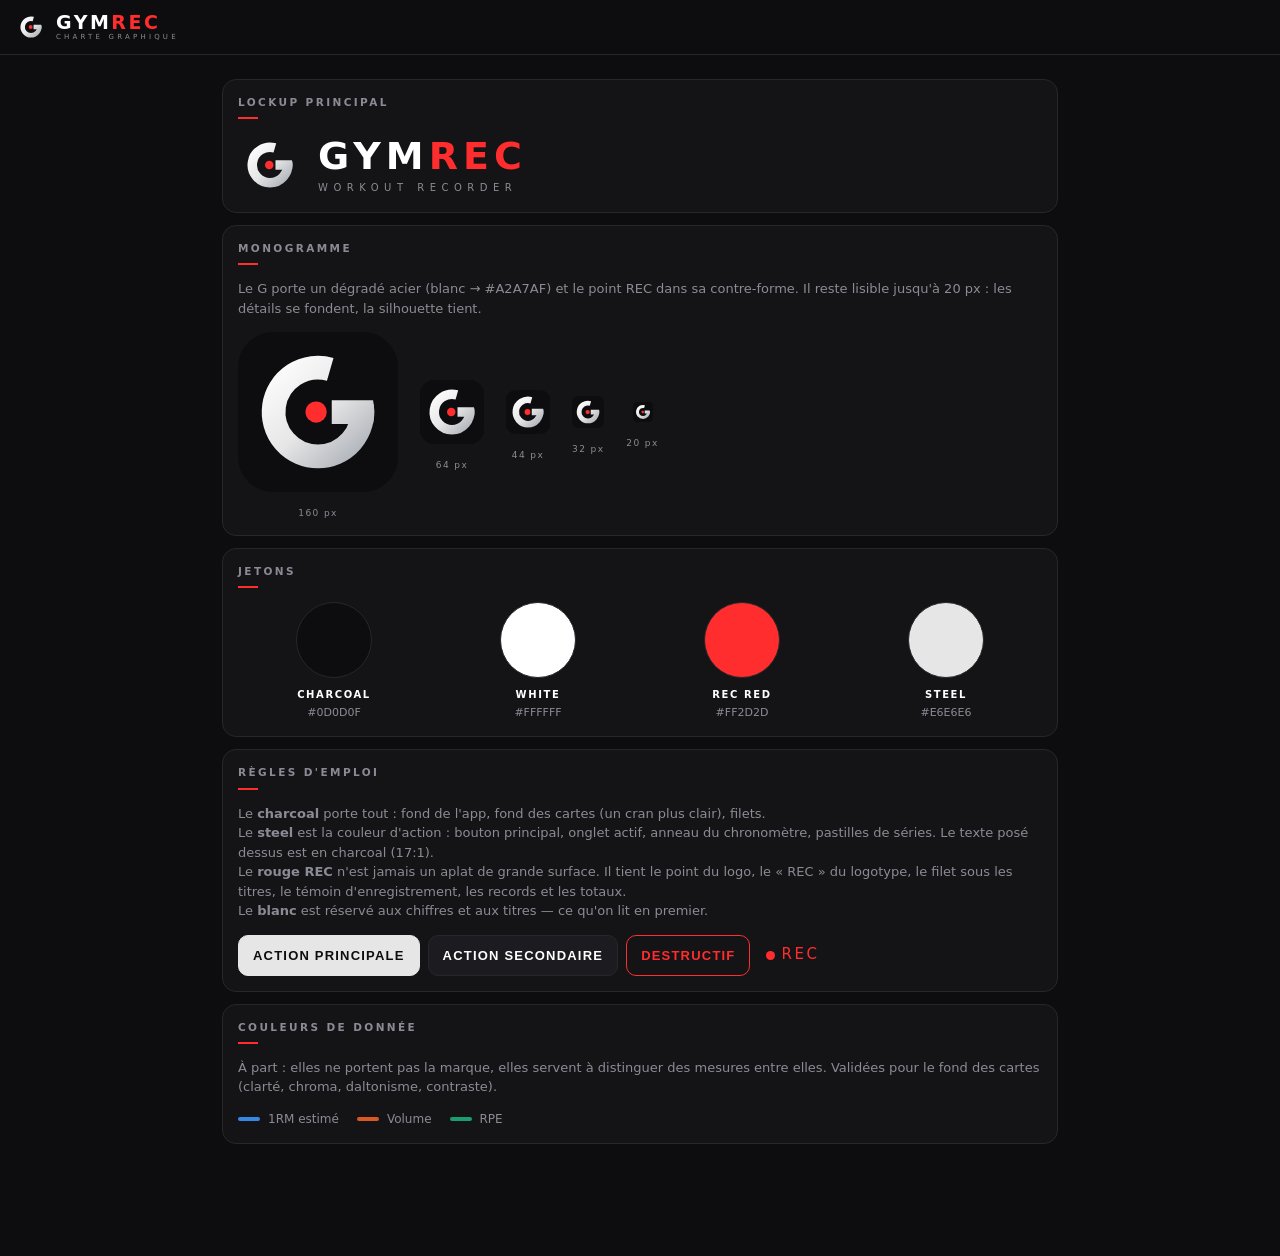
<file: charte.html>
<!DOCTYPE html>
<html lang="fr">
<head>
<meta charset="utf-8">
<meta name="viewport" content="width=device-width, initial-scale=1">
<title>GymRec — charte</title>
<link rel="stylesheet" href="styles.css">
<style>
  main{max-width:860px}
  .jetons{display:grid;grid-template-columns:repeat(auto-fit,minmax(140px,1fr));gap:12px}
  .jeton{text-align:center}
  .pastille{width:76px;height:76px;border-radius:50%;margin:0 auto 10px;border:1px solid var(--line)}
  .jeton b{display:block;font-size:10px;letter-spacing:1.6px;text-transform:uppercase}
  .jeton span{display:block;font-size:11px;color:var(--muted);font-variant-numeric:tabular-nums;margin-top:3px}
  .tailles{display:flex;gap:22px;align-items:center;flex-wrap:wrap}
  .tailles figure{margin:0;text-align:center}
  .tailles figcaption{font-size:9px;color:var(--muted);letter-spacing:1.4px;margin-top:8px}
  .lockup-demo{display:flex;align-items:center;gap:16px}
  .lockup-demo .mark{width:64px;height:64px}
  .lockup-demo .wordmark{font-size:38px;letter-spacing:5px}
  .lockup-demo .tagline{font-size:10px;letter-spacing:5.5px;margin-top:6px}
  .regle{font-size:13px;color:var(--muted);margin:0 0 14px;line-height:1.5}
  .donnees{display:flex;gap:18px;flex-wrap:wrap}
  .donnee{display:flex;align-items:center;gap:8px;font-size:12px;color:var(--muted)}
  .donnee i{width:22px;height:4px;border-radius:2px;display:block}
</style>
</head>
<body>
<div class="head-sticky">
  <header class="topbar">
    <div class="brand">
      <svg class="mark" viewBox="0 0 512 512" aria-hidden="true">
        <defs>
          <linearGradient id="gr-acier" gradientUnits="userSpaceOnUse" x1="110" y1="90" x2="420" y2="430">
            <stop offset="0" stop-color="#ffffff"/><stop offset="0.5" stop-color="#e6e6e6"/><stop offset="1" stop-color="#a2a7af"/>
          </linearGradient>
          <clipPath id="gr-disque"><circle cx="256" cy="256" r="180"/></clipPath>
        </defs>
        <path d="M396.6 236.2 A142 142 0 1 1 295.1 119.5" fill="none" stroke="url(#gr-acier)" stroke-width="76"/>
        <path d="M300 256 H450" stroke="url(#gr-acier)" stroke-width="76" clip-path="url(#gr-disque)"/>
        <circle cx="250" cy="256" r="34" fill="#ff2d2d"/>
      </svg>
      <span class="lockup">
        <span class="wordmark">GYM<i>REC</i></span>
        <span class="tagline">Charte graphique</span>
      </span>
    </div>
  </header>
</div>

<main>
  <div class="card">
    <h2>Lockup principal</h2>
    <div class="lockup-demo">
      <svg class="mark" viewBox="0 0 512 512" aria-hidden="true">
        <path d="M396.6 236.2 A142 142 0 1 1 295.1 119.5" fill="none" stroke="url(#gr-acier)" stroke-width="76"/>
        <path d="M300 256 H450" stroke="url(#gr-acier)" stroke-width="76" clip-path="url(#gr-disque)"/>
        <circle cx="250" cy="256" r="34" fill="#ff2d2d"/>
      </svg>
      <span class="lockup">
        <span class="wordmark">GYM<i>REC</i></span>
        <span class="tagline">Workout recorder</span>
      </span>
    </div>
  </div>

  <div class="card">
    <h2>Monogramme</h2>
    <p class="regle">Le G porte un dégradé acier (blanc → #A2A7AF) et le point REC dans sa contre-forme.
      Il reste lisible jusqu'à 20 px : les détails se fondent, la silhouette tient.</p>
    <div class="tailles">
      <figure><img src="icon.svg" width="160" alt=""><figcaption>160 px</figcaption></figure>
      <figure><img src="icon.svg" width="64" alt=""><figcaption>64 px</figcaption></figure>
      <figure><img src="icon.svg" width="44" alt=""><figcaption>44 px</figcaption></figure>
      <figure><img src="icon.svg" width="32" alt=""><figcaption>32 px</figcaption></figure>
      <figure><img src="icon.svg" width="20" alt=""><figcaption>20 px</figcaption></figure>
    </div>
  </div>

  <div class="card">
    <h2>Jetons</h2>
    <div class="jetons">
      <div class="jeton"><div class="pastille" style="background:#0d0d0f"></div><b>Charcoal</b><span>#0D0D0F</span></div>
      <div class="jeton"><div class="pastille" style="background:#ffffff"></div><b>White</b><span>#FFFFFF</span></div>
      <div class="jeton"><div class="pastille" style="background:#ff2d2d"></div><b>Rec red</b><span>#FF2D2D</span></div>
      <div class="jeton"><div class="pastille" style="background:#e6e6e6"></div><b>Steel</b><span>#E6E6E6</span></div>
    </div>
  </div>

  <div class="card">
    <h2>Règles d'emploi</h2>
    <p class="regle">
      Le <strong>charcoal</strong> porte tout : fond de l'app, fond des cartes (un cran plus clair), filets.<br>
      Le <strong>steel</strong> est la couleur d'action : bouton principal, onglet actif, anneau du chronomètre,
      pastilles de séries. Le texte posé dessus est en charcoal (17:1).<br>
      Le <strong>rouge REC</strong> n'est jamais un aplat de grande surface. Il tient le point du logo, le « REC »
      du logotype, le filet sous les titres, le témoin d'enregistrement, les records et les totaux.<br>
      Le <strong>blanc</strong> est réservé aux chiffres et aux titres — ce qu'on lit en premier.
    </p>
    <div class="row gap" style="flex-wrap:wrap">
      <button class="btn primary">Action principale</button>
      <button class="btn ghost">Action secondaire</button>
      <button class="btn danger">Destructif</button>
      <span class="rec-live" style="margin-left:8px"><i></i>REC</span>
    </div>
  </div>

  <div class="card">
    <h2>Couleurs de donnée</h2>
    <p class="regle">À part : elles ne portent pas la marque, elles servent à distinguer des mesures entre elles.
      Validées pour le fond des cartes (clarté, chroma, daltonisme, contraste).</p>
    <div class="donnees">
      <span class="donnee"><i style="background:#3987e5"></i>1RM estimé</span>
      <span class="donnee"><i style="background:#d95926"></i>Volume</span>
      <span class="donnee"><i style="background:#199e70"></i>RPE</span>
    </div>
  </div>
</main>
</body>
</html>
</file>
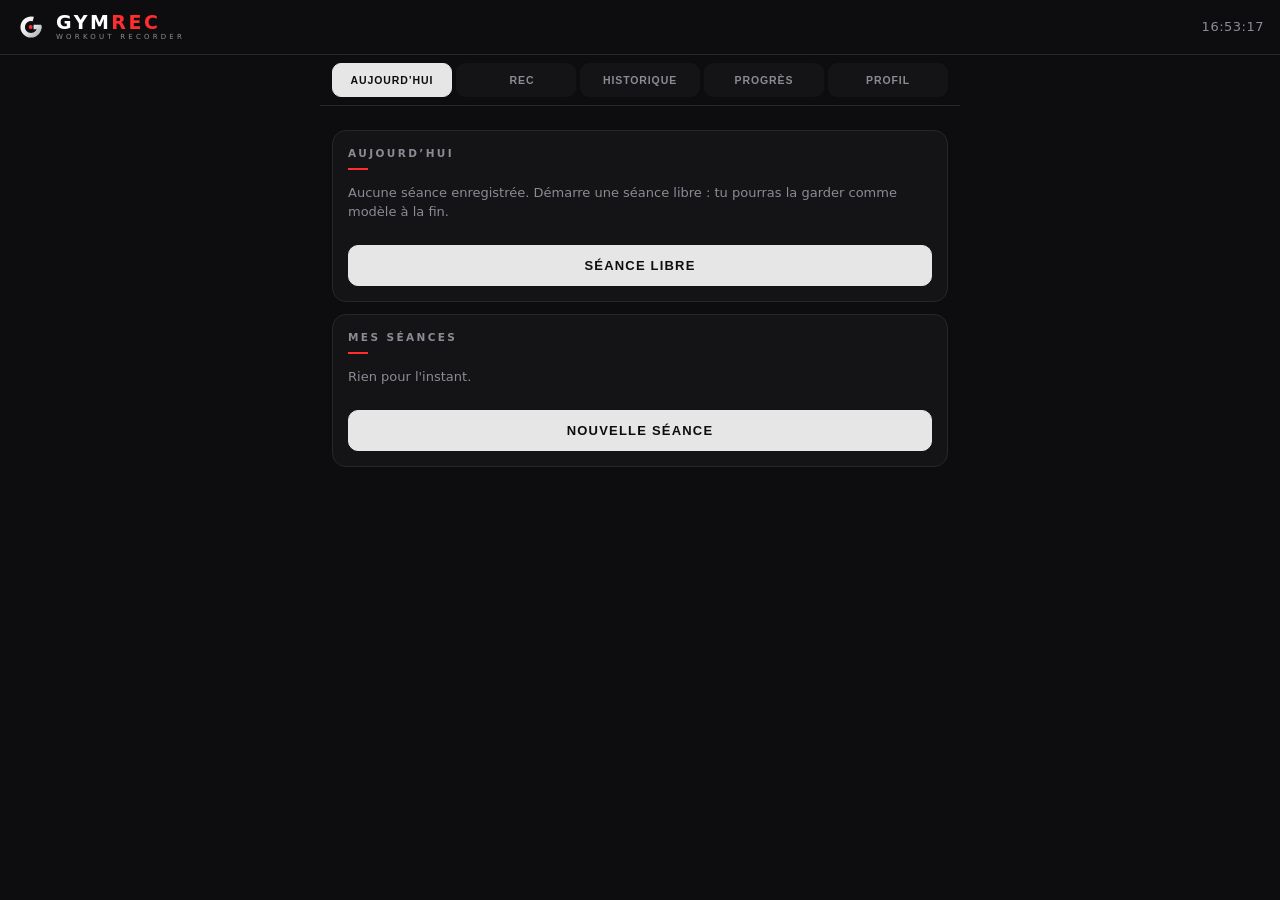
<file: gymrec.html>
<!DOCTYPE html>
<html lang="fr">
<head>
<meta charset="utf-8">
<meta name="viewport" content="width=device-width, initial-scale=1, viewport-fit=cover">
<meta name="theme-color" content="#0d0d0f">
<title>GymRec — Chrono &amp; Séances</title>
<style>
/* =========================================================
   GymRec — charte : CHARCOAL #0D0D0F · WHITE #FFFFFF
                     REC RED #FF2D2D · STEEL #E6E6E6
   Surface neutre, le rouge n'appartient qu'à l'enregistrement.
   ========================================================= */
:root{
  --bg:#0d0d0f;            /* CHARCOAL */
  --card:#141417;
  --card2:#1b1b20;
  --line:#26262c;
  --txt:#ffffff;           /* WHITE */
  --steel:#e6e6e6;         /* STEEL */
  --muted:#8b8b95;
  --rec:#ff2d2d;           /* REC RED — le point du logo */
  --accent:var(--steel);   /* aplats d'action */
  --accent2:#c8c8d0;
  --accent-ink:#0d0d0f;    /* texte posé sur un aplat (17:1) */
  --danger:#ff2d2d;        /* destructif : le rouge, en contour */
  --radius:14px;
  color-scheme:dark;        /* menus, cases et ascenseurs natifs suivent le thème */
}
*{box-sizing:border-box}
html,body{margin:0;padding:0}
body{
  background:var(--bg);
  color:var(--txt);
  font:16px/1.45 -apple-system,BlinkMacSystemFont,"Segoe UI",Roboto,system-ui,sans-serif;
  padding-bottom:40px;
  -webkit-text-size-adjust:100%;
}
main{max-width:640px;margin:0 auto;padding:12px 12px 60px}

/* ---------- en-tête et onglets ---------- */
.head-sticky{position:sticky;top:0;z-index:20;background:var(--bg)}
.topbar{
  display:flex;align-items:center;justify-content:space-between;
  padding:12px 16px calc(12px + env(safe-area-inset-top,0)) 16px;
  background:var(--bg);border-bottom:1px solid var(--line);
}
.brand{display:flex;align-items:center;gap:10px}
.mark{width:30px;height:30px;flex:none;display:block}
.lockup{display:flex;flex-direction:column;gap:2px}
.wordmark{font-weight:800;font-size:19px;letter-spacing:2.5px;line-height:1}
.wordmark i{font-style:normal;color:var(--rec)}
.tagline{font-size:7px;letter-spacing:3.2px;color:var(--muted);text-transform:uppercase;line-height:1}
.clock{font-variant-numeric:tabular-nums;color:var(--muted);font-size:13px;letter-spacing:.5px}

.tabs{
  display:flex;gap:4px;padding:8px 12px;background:var(--bg);
  border-bottom:1px solid var(--line);max-width:640px;margin:0 auto;
}
.tab{
  flex:1;padding:10px 2px;border:1px solid transparent;border-radius:9px;background:var(--card);
  color:var(--muted);font-weight:700;font-size:10.5px;letter-spacing:.9px;text-transform:uppercase;
  cursor:pointer;white-space:nowrap;
}
.tab.active{background:var(--accent);color:var(--accent-ink);border-color:var(--accent)}
.panel{display:none}
.panel.active{display:block}

/* ---------- éléments génériques ---------- */
.card{background:var(--card);border:1px solid var(--line);border-radius:var(--radius);padding:15px;margin:12px 0}
/* signature de la planche : label capitales + filet rouge */
h2{
  margin:0 0 14px;font-size:10.5px;font-weight:700;text-transform:uppercase;
  letter-spacing:2.4px;color:var(--muted);position:relative;padding-bottom:9px;
}
h2::after{content:"";position:absolute;left:0;bottom:0;width:20px;height:2px;background:var(--rec)}
h3{margin:0;font-size:16px}
.row{display:flex;align-items:center}
.gap{gap:8px}
.grow{flex:1}
.hidden{display:none !important}
.muted{color:var(--muted)}
.small{font-size:13px}
label{display:block;margin:10px 0;color:var(--muted);font-size:12px;text-transform:uppercase;letter-spacing:1px}
label.check{display:flex;align-items:center;gap:8px;text-transform:none;letter-spacing:0;font-size:13px}
label.check input{width:auto;margin:0}
input[type=checkbox]{accent-color:var(--steel)}   /* la case native suivait le bleu du système */
input,select{
  width:100%;margin-top:5px;padding:11px 12px;border-radius:9px;
  border:1px solid var(--line);background:var(--card2);color:var(--txt);font-size:16px;
  text-transform:none;letter-spacing:0;
}
input:focus,select:focus{outline:2px solid var(--steel);outline-offset:0}

.btn{
  border:1px solid var(--line);border-radius:10px;padding:12px 14px;font-size:13px;font-weight:700;
  background:var(--card2);color:var(--txt);cursor:pointer;white-space:nowrap;
  text-transform:uppercase;letter-spacing:1.2px;
}
.btn:active{transform:translateY(1px)}
.btn.primary{background:var(--accent);color:var(--accent-ink);border-color:var(--accent)}
.btn.danger{background:transparent;color:var(--danger);border-color:var(--danger)}
.btn.ghost{background:var(--card2);color:var(--txt)}
.btn.big{flex:1;padding:16px;font-size:14px;letter-spacing:1.8px}
.chip{
  border:1px solid var(--line);background:var(--card2);color:var(--muted);
  border-radius:999px;padding:9px 12px;font-size:12px;font-weight:700;cursor:pointer;flex:1;
  letter-spacing:.6px;
}
.chip.active{background:var(--accent);color:var(--accent-ink);border-color:var(--accent)}

/* ---------- séance ---------- */
.session-card .session-times{display:flex;justify-content:space-between;margin-bottom:14px}
.session-times div{display:flex;flex-direction:column;align-items:center;flex:1;gap:4px}
.session-times .lbl{font-size:9px;text-transform:uppercase;letter-spacing:2px;color:var(--muted)}
.session-times strong{font-size:20px;font-variant-numeric:tabular-nums;letter-spacing:.5px}
/* témoin d'enregistrement, repris du point du logo */
.rec-live{display:inline-flex;align-items:center;gap:6px;font-size:15px;letter-spacing:2.5px;color:var(--rec)}
.rec-live i{width:9px;height:9px;border-radius:50%;background:var(--rec);animation:pulseRec 1.6s ease-in-out infinite}
@keyframes pulseRec{0%,100%{opacity:1}50%{opacity:.25}}
@media (prefers-reduced-motion:reduce){.rec-live i{animation:none}}

/* ---------- chronomètre ---------- */
.timer-card{text-align:center}
.timer-wrap{position:relative;width:min(260px,72vw);margin:0 auto 16px}
.ring{width:100%;transform:rotate(-90deg)}
.ring-bg{fill:none;stroke:var(--card2);stroke-width:12}
.ring-fg{
  fill:none;stroke:url(#gr-ring);stroke-width:12;stroke-linecap:round;
  stroke-dasharray:552.9;stroke-dashoffset:0;transition:stroke-dashoffset .2s linear,stroke .3s;
}
.timer-center{position:absolute;inset:0;display:flex;flex-direction:column;align-items:center;justify-content:center}
.timer-display{font-size:clamp(38px,13vw,54px);font-weight:800;font-variant-numeric:tabular-nums;line-height:1;letter-spacing:1px}
.timer-label{font-size:9px;text-transform:uppercase;letter-spacing:2.6px;color:var(--muted);margin-top:8px}
.timer-card.done .ring-fg{stroke:var(--rec)}
.timer-card.done .timer-display{color:var(--rec)}
.presets{margin-bottom:10px}
.timer-card .row{margin-top:8px}

/* ---------- compteurs ---------- */
.stats{display:grid;grid-template-columns:repeat(auto-fit,minmax(62px,1fr));gap:6px;margin:12px 0}
.stat{background:var(--card);border:1px solid var(--line);border-radius:12px;padding:11px 4px;text-align:center}
.stat span{display:block;font-size:19px;font-weight:800;font-variant-numeric:tabular-nums}
.stat em{font-style:normal;font-size:8.5px;color:var(--muted);line-height:1.3;display:block;
  text-transform:uppercase;letter-spacing:1.1px;margin-top:3px}

/* ---------- exercices ---------- */
.exo-form{margin-bottom:12px}
.exo-form input#exoRest{width:86px;flex:none}
.exo-form .btn{flex:none;width:52px;font-size:17px;letter-spacing:0}
.exo{background:var(--card2);border:1px solid var(--line);border-radius:12px;padding:13px;margin-bottom:10px}
.exo-head{display:flex;align-items:flex-start;justify-content:space-between;gap:8px}
.exo-head .meta{font-size:11px;color:var(--muted);margin-top:3px;letter-spacing:.3px}
.exo-head .del{background:none;border:0;color:var(--muted);font-size:20px;cursor:pointer;padding:0 4px}
.sets{list-style:none;margin:10px 0 0;padding:0}
.sets li{
  display:flex;align-items:center;gap:8px;padding:8px 0;border-top:1px solid var(--line);
  font-variant-numeric:tabular-nums;font-size:15px;
}
.sets li .n{width:24px;height:24px;border-radius:50%;background:var(--accent);color:var(--accent-ink);
  display:flex;align-items:center;justify-content:center;font-size:11px;font-weight:800;flex:none}
.sets li .info{flex:1}
.sets li .vol{color:var(--muted);font-size:11.5px}
.sets li .rm{background:none;border:0;color:var(--muted);cursor:pointer;font-size:16px}
.add-set{display:grid;grid-template-columns:1fr 1fr 82px;gap:8px;margin-top:12px}
.add-set input{margin:0;text-align:center;min-width:0}
.add-set [data-addset]{grid-column:1 / 3}
.pdc{padding:11px 10px;font-size:15px;letter-spacing:0}

/* ---------- listes de valeurs et macros ---------- */
.kv{display:flex;flex-direction:column;gap:7px;font-size:14px}
.kv .line{display:flex;justify-content:space-between;gap:12px}
.kv .line span:first-child{color:var(--muted)}
.kv .line span:last-child{font-weight:700;font-variant-numeric:tabular-nums;text-align:right;color:var(--txt)}
.kv .line.total{border-top:1px solid var(--line);padding-top:9px;margin-top:3px;font-size:15px}
.kv .line.total span:first-child{color:var(--txt)}
.kv .line.total span:last-child{color:var(--rec)}
.macros{display:grid;grid-template-columns:repeat(3,1fr);gap:8px;margin:14px 0}
.macro{background:var(--card2);border:1px solid var(--line);border-radius:12px;padding:13px 6px;text-align:center}
.macro b{display:block;font-size:24px;font-variant-numeric:tabular-nums;color:var(--txt)}
.macro em{font-style:normal;font-size:8.5px;color:var(--muted);text-transform:uppercase;letter-spacing:1.2px;
  display:block;margin-top:4px}
.objectif-row{margin-bottom:4px}
.foods{margin-top:12px;font-size:14px}
.foods summary{color:var(--muted);cursor:pointer;font-size:11px;text-transform:uppercase;letter-spacing:1.4px}
.foods .kv{margin-top:12px}

/* ---------- historique ---------- */
.hist{background:var(--card);border:1px solid var(--line);border-radius:12px;padding:13px;margin-bottom:10px}
.hist-head{display:flex;justify-content:space-between;align-items:center}
.hist-head b{font-size:15px}
.hist-head .rm{background:none;border:0;color:var(--muted);font-size:18px;cursor:pointer}
.hist-sub{font-size:12.5px;color:var(--muted);margin-top:5px}
.hist-exos{font-size:12.5px;color:var(--muted);margin-top:6px}
.toast{
  position:fixed;left:50%;bottom:24px;transform:translateX(-50%);
  background:var(--accent);color:var(--accent-ink);font-weight:700;padding:12px 18px;border-radius:10px;
  z-index:50;box-shadow:0 8px 24px #000a;font-size:14px;
}

/* ---------- RPE et records ---------- */
.rpe-select{width:100%;margin:0;padding:11px 4px;text-align:center;font-size:15px;font-weight:600}
.sets li .rpe{
  display:inline-block;margin-left:5px;padding:2px 7px;border-radius:999px;
  background:#2a2a31;color:var(--steel);font-size:10px;font-weight:700;letter-spacing:.8px;vertical-align:1px;
}
.sets li .pr{margin-left:4px;font-size:13px}
.pr-tag{color:var(--rec);font-size:10px;font-weight:800;letter-spacing:1.2px;text-transform:uppercase}
.exo-head .meta:empty{display:none}

.hist.rec .hist-head{align-items:baseline}
.rec-big{font-size:20px;font-weight:800;color:var(--rec);font-variant-numeric:tabular-nums}
.rec-kv{margin-top:10px;border-top:1px solid var(--line);padding-top:10px}
.rec-kv .line{align-items:baseline}
.rec-kv .line span:last-child{max-width:62%}
.rec-kv em{
  display:block;font-style:normal;font-weight:400;font-size:11px;color:var(--muted);margin-top:2px;
}
#recordTri{margin-top:2px}

/* ---------- graphiques ---------- */
.filtres{margin-top:2px}
.filtres select{margin-top:0}
#progPeriode{width:132px;flex:none}
.viz-sub{margin:-6px 0 14px;font-size:12.5px;color:var(--muted);line-height:1.4}
.viz{position:relative;width:100%}
.viz-svg{display:block;width:100%;height:auto;touch-action:pan-y}
.viz:focus{outline:none}
.viz:focus-visible{outline:2px solid var(--steel);outline-offset:4px;border-radius:8px}
.viz-tick{fill:#8b8b95;font-size:11px;font-variant-numeric:tabular-nums}
.viz-label{fill:#ffffff;font-size:12px;font-weight:700;font-variant-numeric:tabular-nums}
.viz-vide{color:var(--muted);font-size:13px;margin:8px 0}
.viz-tip{
  position:absolute;pointer-events:none;z-index:5;
  background:#0d0d0ff2;border:1px solid var(--line);border-radius:9px;
  padding:8px 10px;font-size:12px;max-width:210px;box-shadow:0 6px 18px #000b;
}
.viz-tip-date{color:var(--muted);font-size:10px;margin-bottom:5px;text-transform:uppercase;letter-spacing:1px}
.viz-tip-l{display:flex;align-items:baseline;gap:6px;line-height:1.5}
.viz-tip-l b{font-size:13px;font-variant-numeric:tabular-nums;white-space:nowrap}
.viz-tip-n{color:var(--muted)}
.viz-key{width:10px;height:2px;border-radius:2px;flex:none;align-self:center}
.viz-bar{transition:filter .12s}
.viz-bar.on{filter:brightness(1.3)}
.viz-table summary{color:var(--muted);cursor:pointer;font-size:11px;text-transform:uppercase;letter-spacing:1.4px}
.tbl{width:100%;border-collapse:collapse;margin-top:12px;font-size:12.5px}
.tbl th,.tbl td{text-align:right;padding:7px 3px;border-bottom:1px solid var(--line);white-space:nowrap}
.tbl th:first-child,.tbl td:first-child{text-align:left}
.tbl th{color:var(--muted);font-weight:700;font-size:9px;text-transform:uppercase;letter-spacing:1.2px}
.tbl td{font-variant-numeric:tabular-nums}
#progTable{overflow-x:auto}

/* ---------- chiffre-phare ---------- */
.hero-card{text-align:center}
.hero-lbl{font-size:9px;text-transform:uppercase;letter-spacing:2.4px;color:var(--muted)}
.hero{font-size:54px;font-weight:800;line-height:1.1;margin:4px 0;letter-spacing:-1px}
.hero-sub{font-size:12.5px;color:var(--muted)}
.voir-prog{width:100%;margin-top:12px;font-size:11px;padding:10px}
.hist.rec{cursor:pointer}

/* ---------- écran du jour : séances réutilisables ---------- */
.pleine{width:100%;margin-top:10px}
.modele{
  display:block;width:100%;text-align:left;margin-bottom:8px;padding:14px;
  background:var(--card2);border:1px solid var(--line);border-radius:12px;color:var(--txt);cursor:pointer;
}
.modele-nom{display:block;font-size:16px;font-weight:800;letter-spacing:.3px}
.modele-meta{display:block;font-size:11.5px;color:var(--muted);margin-top:4px}
.ligne-modele{display:flex;align-items:center;gap:8px;padding:8px 0;border-top:1px solid var(--line);font-size:14px}
.ligne-modele:first-of-type{border-top:0}
.ligne-modele .btn{padding:8px 10px;font-size:10px}
.plan-exo{background:var(--card2);border:1px solid var(--line);border-radius:12px;padding:12px;margin:10px 0}
.plan-head{display:flex;justify-content:space-between;align-items:center}
.plan-head b{font-size:15px}
.plan-champs{display:grid;grid-template-columns:repeat(4,1fr);gap:8px;margin-top:8px}
.plan-champs label{margin:0;font-size:8.5px;letter-spacing:1px}
.plan-champs input{padding:9px 6px;text-align:center;font-size:15px}
.plan-ajout{margin:12px 0}

/* ---------- la décision du moment : la série en cours ---------- */
.serie-card{text-align:center}
.serie-exo{font-size:17px;font-weight:800;letter-spacing:.3px}
.serie-charge{display:flex;align-items:baseline;justify-content:center;gap:8px;margin:6px 0 2px}
.serie-charge b{font-size:64px;font-weight:800;line-height:1;letter-spacing:-2px}
.serie-charge span{font-size:18px;color:var(--muted);font-weight:700}
.serie-meta{font-size:11px;color:var(--muted);text-transform:uppercase;letter-spacing:1.4px}
.steppers{display:grid;grid-template-columns:1fr 1fr;gap:8px;margin:14px 0 12px}
.stepper{display:flex;align-items:center;justify-content:space-between;gap:4px;
  background:var(--card2);border:1px solid var(--line);border-radius:10px;padding:4px}
.stepper span{font-size:14px;font-weight:700;font-variant-numeric:tabular-nums}
.stepper button{width:38px;height:38px;border:0;border-radius:8px;background:transparent;
  color:var(--txt);font-size:20px;font-weight:700;cursor:pointer}
.stepper button:active{background:var(--line)}
.serie-nav{display:flex;align-items:center;justify-content:space-between;gap:8px;margin-top:12px}
.serie-nav .btn{padding:9px 12px;font-size:10px}

/* ---------- feedback et recommandation ---------- */
.fb-row{display:grid;grid-template-columns:repeat(3,1fr);gap:8px}
.fb{
  display:flex;flex-direction:column;align-items:center;gap:6px;padding:14px 6px;
  background:var(--card2);border:1px solid var(--line);border-radius:12px;color:var(--txt);
  font-size:10px;text-transform:uppercase;letter-spacing:1.2px;font-weight:700;cursor:pointer;
}
.fb b{font-size:26px;line-height:1}
.fb:active{border-color:var(--steel)}
.reco-card .reco-val{font-size:34px;font-weight:800;text-align:center;margin:2px 0 14px;letter-spacing:-1px}
.reco-card .reco-val i{font-style:normal;color:var(--muted);font-size:22px;margin:0 4px}

/* ---------- récapitulatif de fin de séance ---------- */
.recap-nom{font-size:22px;font-weight:800;letter-spacing:1px;text-transform:uppercase;margin-bottom:14px}
.recap-grid{display:grid;grid-template-columns:repeat(3,1fr);gap:10px}
.recap-grid div{background:var(--card2);border:1px solid var(--line);border-radius:12px;padding:12px 6px;text-align:center}
.recap-grid b{display:block;font-size:19px;font-variant-numeric:tabular-nums}
.recap-grid em{font-style:normal;font-size:8.5px;color:var(--muted);text-transform:uppercase;letter-spacing:1.1px;
  display:block;margin-top:4px}
.recap-macros{margin:14px 0 0}

/* ---------- navigation : le témoin d'enregistrement sur l'onglet ● REC ---------- */
.tab-rec{display:inline-flex;align-items:center;justify-content:center;gap:5px}
.tab-rec i{width:7px;height:7px;border-radius:50%;background:transparent;flex:none}
.tab-rec.enregistre i{background:var(--rec);animation:pulseRec 1.6s ease-in-out infinite}
.tab-rec.enregistre.active i{background:var(--rec)}
@media (prefers-reduced-motion:reduce){.tab-rec.enregistre i{animation:none}}

/* ---------- conclusions (§50) : la phrase d'abord, le chiffre à la demande ---------- */
.insight-txt{margin:0 0 10px;font-size:17px;line-height:1.4;font-weight:600;text-wrap:balance}
.insight summary{margin-top:2px}

/* Cinq onglets en français : sur les écrans les plus étroits, on resserre le lettrage */
@media (max-width:374px){
  .tabs{gap:3px;padding:8px 10px}
  .tab{font-size:9.5px;letter-spacing:.3px;padding:10px 1px}
}

</style>

<link rel="icon" href="[data-uri]" type="image/svg+xml">
<link rel="apple-touch-icon" href="[data-uri]">
<meta name="apple-mobile-web-app-capable" content="yes">
<meta name="apple-mobile-web-app-status-bar-style" content="black-translucent">
<meta name="apple-mobile-web-app-title" content="GymRec">
</head>
<body>

<div class="head-sticky">
<header class="topbar">
  <div class="brand">
    <svg class="mark" viewBox="0 0 512 512" aria-hidden="true" focusable="false">
      <defs>
        <linearGradient id="gr-acier" gradientUnits="userSpaceOnUse" x1="110" y1="90" x2="420" y2="430">
          <stop offset="0" stop-color="#ffffff"/><stop offset="0.5" stop-color="#e6e6e6"/><stop offset="1" stop-color="#a2a7af"/>
        </linearGradient>
        <clipPath id="gr-disque"><circle cx="256" cy="256" r="180"/></clipPath>
      </defs>
      <path d="M396.6 236.2 A142 142 0 1 1 295.1 119.5" fill="none" stroke="url(#gr-acier)" stroke-width="76"/>
      <path d="M300 256 H450" stroke="url(#gr-acier)" stroke-width="76" clip-path="url(#gr-disque)"/>
      <circle cx="250" cy="256" r="34" fill="#ff2d2d"/>
    </svg>
    <span class="lockup">
      <span class="wordmark">GYM<i>REC</i></span>
      <span class="tagline">Workout recorder</span>
    </span>
  </div>
  <div id="sessionClock" class="clock">—</div>
</header>

<nav class="tabs">
  <button class="tab active" data-tab="today">Aujourd’hui</button>
  <button class="tab tab-rec" data-tab="rec"><i></i>Rec</button>
  <button class="tab" data-tab="history">Historique</button>
  <button class="tab" data-tab="insights">Progrès</button>
  <button class="tab" data-tab="profile">Profil</button>
</nav>
</div>

<main>

<!-- ============ SÉANCE ============ -->
<!-- ============ TODAY (§17) ============ -->
<section id="tab-today" class="panel active">
  <!-- ---------- Écran du jour : hors séance ---------- -->
  <div id="ecranToday"></div>

  <!-- ---------- Récapitulatif de fin de séance ---------- -->
  <div id="ecranRecap" class="hidden"></div>


  <div id="todayApercu"></div>
</section>

<!-- ============ ● REC — la séance en cours, et demain Smart Rec (§32) ============ -->
<section id="tab-rec" class="panel">
  <!-- ---------- Séance en cours ---------- -->
  <div id="ecranActif" class="hidden">
    <div class="card session-card">
      <div class="session-times">
        <div><span class="lbl">Début</span><strong id="startTime">—</strong></div>
        <div><span class="lbl">Fin</span><strong id="endTime">—</strong></div>
        <div><span class="lbl">Durée</span><strong id="duration">00:00</strong></div>
      </div>
      <div class="row gap">
        <button id="btnEnd" class="btn ghost grow">Terminer la séance</button>
      </div>
    </div>

    <!-- la décision du moment : quelle série, quelle charge -->
    <div id="serieCourante"></div>
    <div id="feedbackCard"></div>
    <div id="recoCard"></div>
  </div>

  <!-- Chronomètre de récup -->
  <div class="card timer-card">
    <div class="timer-wrap">
      <svg viewBox="0 0 200 200" class="ring">
        <defs>
          <linearGradient id="gr-ring" gradientUnits="userSpaceOnUse" x1="20" y1="10" x2="180" y2="190">
            <stop offset="0" stop-color="#ffffff"/><stop offset="1" stop-color="#a2a7af"/>
          </linearGradient>
        </defs>
        <circle class="ring-bg" cx="100" cy="100" r="88"></circle>
        <circle id="ringFg" class="ring-fg" cx="100" cy="100" r="88"></circle>
      </svg>
      <div class="timer-center">
        <div id="timerDisplay" class="timer-display">01:30</div>
        <div id="timerLabel" class="timer-label">Récupération</div>
      </div>
    </div>

    <div class="row gap presets" id="presets">
      <button class="chip" data-sec="45">45s</button>
      <button class="chip" data-sec="60">1:00</button>
      <button class="chip" data-sec="90">1:30</button>
      <button class="chip" data-sec="120">2:00</button>
      <button class="chip" data-sec="180">3:00</button>
    </div>

    <div class="row gap">
      <button id="btnMinus" class="btn ghost">−15s</button>
      <button id="btnToggle" class="btn primary grow">Démarrer</button>
      <button id="btnPlus" class="btn ghost">+15s</button>
    </div>
    <div class="row gap">
      <button id="btnReset" class="btn ghost grow">Réinitialiser</button>
      <button id="btnSound" class="btn ghost grow">🔔 Son : on</button>
    </div>
  </div>


  <!-- ---------- Détail, visible pendant la séance ---------- -->
  <div id="blocSeance" class="hidden">
  <!-- Compteurs live -->
  <div class="stats" id="liveStats">
    <div class="stat"><span id="stSets">0</span><em>séries</em></div>
    <div class="stat"><span id="stReps">0</span><em>reps</em></div>
    <div class="stat"><span id="stTonnage">0</span><em>kg soulevés</em></div>
    <div class="stat"><span id="stRepos">—</span><em>repos moyen</em></div>
    <div class="stat"><span id="stKcal">0</span><em>kcal</em></div>
  </div>

  <!-- Exercices -->
  <div class="card">
    <h2>Exercices du jour</h2>
    <form id="exoForm" class="exo-form">
      <input id="exoName" list="exoList" placeholder="Ex : Développé couché" autocomplete="off" required>
      <datalist id="exoList"></datalist>
      <div class="row gap">
        <select id="exoGroup" class="grow"></select>
        <input id="exoRest" type="number" min="10" step="5" value="90" inputmode="numeric" title="Récup (s)">
        <button class="btn primary" type="submit">+</button>
      </div>
    </form>
    <div id="exoContainer" class="exo-container"></div>
    <p id="exoEmpty" class="muted">Aucun exercice. Ajoute le premier ci-dessus.</p>
  </div>

  <!-- Dépense énergétique -->
  <div class="card">
    <h2>Dépense énergétique</h2>
    <div id="kcalDetail" class="kv"></div>
  </div>

  <!-- Macros post-training -->
  <div class="card">
    <h2>Collation post-training</h2>
    <div class="row gap objectif-row" id="objectifRow">
      <button class="chip obj" data-obj="hypertrophie">Hypertrophie</button>
      <button class="chip obj" data-obj="stabilite">Stabilité</button>
      <button class="chip obj" data-obj="seche">Sèche</button>
    </div>
    <div class="macros" id="macros"></div>
    <div id="macroNote" class="muted small"></div>
    <details class="foods">
      <summary>Exemples d'aliments pour atteindre ces macros</summary>
      <div id="foodIdeas" class="kv"></div>
    </details>
  </div>

  <div class="card">
    <h2>Journée complète (estimation)</h2>
    <div id="dailyTargets" class="kv"></div>
  </div>
  </div>

</section>

<!-- ============ INSIGHTS (§50) ============ -->
<section id="tab-insights" class="panel">

  <div id="conclusions"></div>

  <div class="card">
    <h2>Par exercice</h2>
    <div class="row gap filtres">
      <select id="progExo" class="grow" aria-label="Exercice"></select>
      <select id="progPeriode" aria-label="Période">
        <option value="tout">Tout</option>
        <option value="12">12 dernières</option>
        <option value="90">3 mois</option>
      </select>
    </div>
  </div>

  <p id="progVide" class="muted">Enregistre des séries pour voir tes courbes de progression.</p>

  <div id="progContenu">
    <div class="card hero-card">
      <div class="hero-lbl">1RM estimé actuel</div>
      <div class="hero" id="progHero">—</div>
      <div class="hero-sub" id="progHeroSub"></div>
    </div>

    <div class="card">
      <h2>1RM estimé</h2>
      <p class="viz-sub">Charge maximale théorique, série par série (la meilleure de chaque séance).</p>
      <div id="chartE1rm"></div>
    </div>

    <div class="card">
      <h2>Volume par séance</h2>
      <p class="viz-sub">Kilos déplacés sur l'exercice : charge × reps, cumulés sur la séance.</p>
      <div id="chartVol"></div>
    </div>

    <div class="card">
      <h2>Marge à l'échec</h2>
      <p class="viz-sub">Reps qu'il te restait en réserve, en moyenne. Plus la courbe descend, plus tu t'approches de l'échec.</p>
      <div id="chartRpe"></div>
    </div>

    <details class="card viz-table">
      <summary>Voir les données</summary>
      <div id="progTable"></div>
    </details>
  </div>

  <div class="card">
    <h2>Mes records</h2>
    <div class="row gap" id="recordTri">
      <button class="chip tri active" data-tri="e1rm">1RM est.</button>
      <button class="chip tri" data-tri="masse">Charge max</button>
      <button class="chip tri" data-tri="recent">Récents</button>
    </div>
  </div>
  <div id="recordsList"></div>
  <p id="recordsEmpty" class="muted">Aucun record : enregistre des séries pour commencer à en poser.</p>
</section>

<!-- ============ HISTORIQUE ============ -->
<section id="tab-history" class="panel">
  <div class="stats">
    <div class="stat"><span id="hSessions">0</span><em>séances</em></div>
    <div class="stat"><span id="hSets">0</span><em>séries</em></div>
    <div class="stat"><span id="hTonnage">0</span><em>t soulevées</em></div>
    <div class="stat"><span id="hKcal">0</span><em>kcal</em></div>
  </div>
  <div id="historyList"></div>
  <p id="histoEmpty" class="muted">Pas encore de séance enregistrée.</p>
  <div class="card">
    <div class="row gap">
      <button id="btnExport" class="btn ghost grow">Exporter (JSON)</button>
      <button id="btnWipe" class="btn danger grow">Tout effacer</button>
    </div>
  </div>
</section>

<!-- ============ PROFIL ============ -->
<section id="tab-profile" class="panel">
  <div class="card">
    <h2>Mes données</h2>
    <label>Poids (kg)<input id="pPoids" type="number" min="30" max="250" step="0.5" inputmode="decimal"></label>
    <label>Taille (cm)<input id="pTaille" type="number" min="120" max="230" step="1" inputmode="numeric"></label>
    <label>Âge<input id="pAge" type="number" min="14" max="90" step="1" inputmode="numeric"></label>
    <label>Sexe
      <select id="pSexe"><option value="h">Homme</option><option value="f">Femme</option></select>
    </label>
    <label>Activité hors muscu
      <select id="pActivite">
        <option value="1.2">Sédentaire (bureau)</option>
        <option value="1.375">Légère</option>
        <option value="1.55">Modérée</option>
        <option value="1.725">Élevée</option>
      </select>
    </label>
    <label>Objectif
      <select id="pObjectif">
        <option value="hypertrophie">Hypertrophie (prise de muscle)</option>
        <option value="stabilite">Stabilité (maintien)</option>
        <option value="seche">Sèche (perte de gras)</option>
      </select>
    </label>
    <label>Récup par défaut (s)<input id="pRest" type="number" min="10" max="600" step="5" inputmode="numeric"></label>
    <label class="check"><input id="pAutoTimer" type="checkbox"> Lancer le chrono automatiquement après chaque série</label>
    <div id="profilInfo" class="kv"></div>
  </div>
  <div class="card">
    <h2>Comment sont calculés les chiffres ?</h2>
    <div id="methodo" class="muted small"></div>
  </div>
</section>

</main>

<script>
/* =========================================================
   Viz — petite boîte à outils de graphiques SVG (sans dépendance)
   Une série par graphique : pas de légende, le titre nomme la mesure.
   Palette validée pour la surface sombre #171c24 (bande de clarté,
   plancher de chroma, séparation daltonisme, contraste).
   ========================================================= */
const Viz = (() => {
  const NS = 'http://www.w3.org/2000/svg';

  const COL = {
    surface: '#141417',
    grid:    '#26262c',
    ink:     '#ffffff',
    muted:   '#8b8b95',
    e1rm:    '#3987e5',  // slot 1 — bleu
    volume:  '#d95926',  // slot 2 — orange
    rpe:     '#199e70',  // slot 3 — aqua
  };

  const el = (n, a = {}) => {
    const e = document.createElementNS(NS, n);
    for (const k in a) e.setAttribute(k, a[k]);
    return e;
  };
  const fmtJour = t => new Date(t).toLocaleDateString('fr-FR', { day: '2-digit', month: '2-digit' });
  const fmtLong = t => new Date(t).toLocaleDateString('fr-FR', { weekday: 'short', day: 'numeric', month: 'short' });

  // Graduations « rondes » (0, 50, 100…) plutôt que les valeurs brutes
  function ticks(min, max, n = 4) {
    if (!(max > min)) { min = Math.max(0, min - 1); max = max + 1; }
    const brut = (max - min) / n;
    const mag = 10 ** Math.floor(Math.log10(brut));
    const norm = brut / mag;
    const pas = (norm <= 1 ? 1 : norm <= 2 ? 2 : norm <= 5 ? 5 : 10) * mag;
    const lo = Math.floor(min / pas) * pas, hi = Math.ceil(max / pas) * pas;
    const t = [];
    for (let v = lo; v <= hi + pas / 1000; v += pas) t.push(Math.round(v * 1e6) / 1e6);
    return { t, lo, hi };
  }

  /**
   * host   : élément conteneur (position:relative)
   * o.type : 'line' | 'bar'
   * o.data : [{ t: horodatage, v: valeur, info: [[label, valeur affichée], …] }]
   * o.color, o.fmt (valeur → texte), o.domaine ([min,max] forcé), o.titre
   */
  function chart(host, o) {
    const data = (o.data || []).filter(d => d.v != null && isFinite(d.v));
    host.innerHTML = '';
    host.classList.add('viz');
    if (!data.length) {
      const p = document.createElement('p');
      p.className = 'viz-vide';
      p.textContent = o.vide || 'Pas encore de données pour cet exercice.';
      host.appendChild(p);
      return;
    }

    const fmt = v => String((o.fmt || Math.round)(v));   // toujours une chaîne : sert aussi à mesurer les graduations
    const W = Math.max(260, host.clientWidth || 320);
    const H = 188, pad = { l: 42, r: 14, t: 12, b: 26 };
    const vals = data.map(d => d.v);
    let vmin, vmax;
    if (o.domaine) { [vmin, vmax] = o.domaine; }
    else if (o.type === 'bar') { vmin = 0; vmax = Math.max(...vals); }
    else {
      const lo = Math.min(...vals), hi = Math.max(...vals), marge = (hi - lo || hi || 1) * 0.15;
      vmin = Math.max(0, lo - marge); vmax = hi + marge;
    }
    const g = ticks(vmin, vmax, 4);
    if (!o.domaine) { vmin = o.type === 'bar' ? 0 : g.lo; vmax = g.hi; }
    const large = Math.max(...g.t.map(v => fmt(v).length));
    pad.l = Math.max(30, Math.min(64, large * 6.6 + 12));
    const iw = W - pad.l - pad.r, ih = H - pad.t - pad.b;
    const y = v => pad.t + ih - (v - vmin) / (vmax - vmin || 1) * ih;

    const t0 = data[0].t, t1 = data[data.length - 1].t;
    const bande = iw / data.length;                       // graphiques en barres : positions par bande
    const x = (d, i) => o.type === 'bar'
      ? pad.l + bande * (i + 0.5)
      : (t1 === t0 ? pad.l + iw / 2 : pad.l + (d.t - t0) / (t1 - t0) * iw);

    const svg = el('svg', { width: W, height: H, viewBox: `0 0 ${W} ${H}`, class: 'viz-svg' });

    // --- grille + axe des ordonnées (filets pleins, discrets)
    for (const v of g.t) {
      if (v < vmin - 1e-9 || v > vmax + 1e-9) continue;
      svg.appendChild(el('line', { x1: pad.l, x2: W - pad.r, y1: y(v), y2: y(v), stroke: COL.grid, 'stroke-width': 1 }));
      const tx = el('text', { x: pad.l - 8, y: y(v) + 4, 'text-anchor': 'end', class: 'viz-tick' });
      tx.textContent = fmt(v);
      svg.appendChild(tx);
    }

    // --- marques
    const cs = [];   // positions, pour le survol
    if (o.type === 'bar') {
      const bw = Math.min(24, Math.max(6, bande - 8));    // ≤ 24 px, et au moins 2 px d'écart entre voisines
      data.forEach((d, i) => {
        const cx = x(d, i), h = Math.max(1, pad.t + ih - y(d.v)), r = Math.min(4, bw / 2, h);
        const yy = y(d.v);
        const barre = el('path', {
          d: `M${cx - bw / 2} ${pad.t + ih} L${cx - bw / 2} ${yy + r} Q${cx - bw / 2} ${yy} ${cx - bw / 2 + r} ${yy}
              L${cx + bw / 2 - r} ${yy} Q${cx + bw / 2} ${yy} ${cx + bw / 2} ${yy + r} L${cx + bw / 2} ${pad.t + ih} Z`,
          fill: o.color, class: 'viz-bar',
        });
        svg.appendChild(barre);
        cs.push({ cx, cy: yy, d, mark: barre });
      });
    } else {
      const pts = data.map((d, i) => `${x(d, i)},${y(d.v)}`).join(' ');
      if (data.length > 1) {
        svg.appendChild(el('polyline', {
          points: pts, fill: 'none', stroke: o.color, 'stroke-width': 2,
          'stroke-linejoin': 'round', 'stroke-linecap': 'round',
        }));
      }
      data.forEach((d, i) => {
        const cx = x(d, i), cy = y(d.v);
        svg.appendChild(el('circle', {
          cx, cy, r: 4, fill: o.color, stroke: COL.surface, 'stroke-width': 2,
        }));
        cs.push({ cx, cy, d });
      });
    }

    // --- étiquettes directes : dernier point, et le meilleur s'il est ailleurs
    const iDernier = data.length - 1;
    const iMax = vals.indexOf(Math.max(...vals));
    const marque = new Set([iDernier, iMax]);
    for (const i of marque) {
      if (o.type === 'bar' && bande < 34) continue;
      const c = cs[i];
      const t = el('text', {
        x: c.cx, y: Math.max(pad.t + 9, c.cy - 10), 'text-anchor': i === iDernier && data.length > 1 ? 'end' : 'middle',
        class: 'viz-label',
      });
      if (i === iDernier && data.length > 1) t.setAttribute('x', Math.min(W - pad.r, c.cx + 4));
      t.textContent = fmt(c.d.v);
      svg.appendChild(t);
    }

    // --- axe des abscisses : première, dernière et une ou deux dates intermédiaires
    const idx = new Set([0, data.length - 1]);
    if (data.length > 3) { idx.add(Math.round((data.length - 1) / 3)); idx.add(Math.round(2 * (data.length - 1) / 3)); }
    for (const i of idx) {
      const c = cs[i];
      const t = el('text', {
        x: clampX(c.cx, W, pad), y: H - 8, class: 'viz-tick',
        'text-anchor': i === 0 ? 'start' : (i === data.length - 1 ? 'end' : 'middle'),
      });
      t.textContent = fmtJour(c.d.t);
      svg.appendChild(t);
    }

    // --- couche de survol : viseur + infobulle
    const viseur = el('line', { y1: pad.t, y2: pad.t + ih, stroke: COL.muted, 'stroke-width': 1, class: 'viz-cross', opacity: 0 });
    svg.appendChild(viseur);
    const halo = el('circle', { r: 7, fill: 'none', stroke: o.color, 'stroke-width': 2, opacity: 0 });
    svg.appendChild(halo);
    host.appendChild(svg);

    const tip = document.createElement('div');
    tip.className = 'viz-tip';
    tip.hidden = true;
    host.appendChild(tip);

    host.tabIndex = 0;
    host.setAttribute('role', 'img');
    host.setAttribute('aria-label',
      `${o.titre || 'Graphique'} : ${data.length} points, de ${fmt(data[0].v)} le ${fmtLong(data[0].t)} à ${fmt(data[iDernier].v)} le ${fmtLong(data[iDernier].t)}.`);

    let actif = -1;
    function montrer(i) {
      if (i < 0 || i >= cs.length) return;
      actif = i;
      const c = cs[i];
      if (o.type === 'bar') {
        cs.forEach(k => k.mark.classList.toggle('on', k === c));
      } else {
        viseur.setAttribute('x1', c.cx); viseur.setAttribute('x2', c.cx); viseur.setAttribute('opacity', 1);
        halo.setAttribute('cx', c.cx); halo.setAttribute('cy', c.cy); halo.setAttribute('opacity', 1);
      }
      tip.innerHTML = '';
      const dt = document.createElement('div');
      dt.className = 'viz-tip-date';
      dt.textContent = fmtLong(c.d.t);
      tip.appendChild(dt);
      for (const [lab, val] of (c.d.info || [['Valeur', fmt(c.d.v)]])) {
        const l = document.createElement('div');
        l.className = 'viz-tip-l';
        const k = document.createElement('span'); k.className = 'viz-key'; k.style.background = o.color;
        const v = document.createElement('b'); v.textContent = String(val);      // données utilisateur : jamais d'innerHTML
        const n = document.createElement('span'); n.className = 'viz-tip-n'; n.textContent = String(lab);
        l.append(k, v, n);
        tip.appendChild(l);
      }
      tip.hidden = false;
      const tw = tip.offsetWidth || 150, th = tip.offsetHeight || 70;
      tip.style.left = Math.max(0, Math.min(W - tw, c.cx - tw / 2)) + 'px';
      tip.style.top = (c.cy - th - 14 < 0 ? Math.min(H - th, c.cy + 14) : c.cy - th - 14) + 'px';
    }
    function cacher() {
      actif = -1; tip.hidden = true;
      viseur.setAttribute('opacity', 0); halo.setAttribute('opacity', 0);
      cs.forEach(k => k.mark && k.mark.classList.remove('on'));
    }
    const plusProche = px => {
      let best = 0, dm = Infinity;
      cs.forEach((c, i) => { const d = Math.abs(c.cx - px); if (d < dm) { dm = d; best = i; } });
      return best;
    };
    const surPointeur = ev => {
      const r = svg.getBoundingClientRect();
      montrer(plusProche(ev.clientX - r.left));
    };
    svg.addEventListener('pointermove', surPointeur);
    svg.addEventListener('pointerdown', surPointeur);
    svg.addEventListener('pointerleave', cacher);
    host.addEventListener('blur', cacher);
    host.addEventListener('keydown', ev => {
      if (ev.key === 'ArrowRight') { montrer(actif < 0 ? 0 : Math.min(cs.length - 1, actif + 1)); ev.preventDefault(); }
      else if (ev.key === 'ArrowLeft') { montrer(actif < 0 ? cs.length - 1 : Math.max(0, actif - 1)); ev.preventDefault(); }
      else if (ev.key === 'Escape') cacher();
    });
    host.addEventListener('focus', () => { if (actif < 0) montrer(cs.length - 1); });

    // Re-rendu à la rotation / au redimensionnement
    if (!host._ro && window.ResizeObserver) {
      let w = W;
      host._ro = new ResizeObserver(() => {
        if (Math.abs(host.clientWidth - w) > 4) { w = host.clientWidth; chart(host, o); }
      });
      host._ro.observe(host);
    }
  }

  const clampX = (cx, W, pad) => Math.max(pad.l - 20, Math.min(W - 4, cx));

  return { chart, COL, fmtJour, fmtLong };
})();

</script>
<script>
/* =========================================================
   GymRec — chrono de récup + suivi de séance + nutrition
   Aucune dépendance, tout est stocké en local (localStorage).
   ========================================================= */

const $  = (s, r = document) => r.querySelector(s);
const $$ = (s, r = document) => [...r.querySelectorAll(s)];
const clamp = (v, a, b) => Math.min(b, Math.max(a, v));
const round = (v, d = 0) => { const p = 10 ** d; return Math.round(v * p) / p; };

/* ---------------------------------------------------------
   1. Bibliothèque d'exercices
   bw  = fraction du poids de corps réellement déplacée
   rom = amplitude moyenne du mouvement en mètres
   --------------------------------------------------------- */
const GROUPES = ['Pectoraux', 'Dos', 'Épaules', 'Bras', 'Jambes', 'Abdos', 'Cardio', 'Autre'];

// pdc = true : le poids du corps est la charge de référence (records exprimés PDC inclus)
const LIB = [
  ['Développé couché',          'Pectoraux', 120, 0.40, 0.00, false],
  ['Développé incliné',         'Pectoraux', 120, 0.40, 0.00, false],
  ['Écarté poulie',             'Pectoraux',  75, 0.55, 0.00, false],
  ['Dips',                      'Pectoraux',  90, 0.45, 0.95, true],
  ['Pompes',                    'Pectoraux',  60, 0.35, 0.65, true],
  ['Tractions',                 'Dos',       120, 0.55, 0.95, true],
  ['Rowing barre',              'Dos',       120, 0.45, 0.00, false],
  ['Tirage vertical',           'Dos',        90, 0.55, 0.00, false],
  ['Tirage horizontal',         'Dos',        90, 0.50, 0.00, false],
  ['Soulevé de terre',          'Dos',       180, 0.55, 0.45, false],
  ['Développé militaire',       'Épaules',   120, 0.50, 0.00, false],
  ['Élévations latérales',      'Épaules',    60, 0.45, 0.00, false],
  ['Oiseau / rear delt',        'Épaules',    60, 0.40, 0.00, false],
  ['Curl biceps',               'Bras',       60, 0.40, 0.00, false],
  ['Curl marteau',              'Bras',       60, 0.40, 0.00, false],
  ['Extension triceps poulie',  'Bras',       60, 0.35, 0.00, false],
  ['Barre au front',            'Bras',       75, 0.40, 0.00, false],
  ['Squat',                     'Jambes',    180, 0.55, 0.85, false],
  ['Presse à cuisses',          'Jambes',    150, 0.45, 0.00, false],
  ['Fentes',                    'Jambes',    120, 0.45, 0.85, false],
  ['Leg extension',             'Jambes',     90, 0.45, 0.00, false],
  ['Leg curl',                  'Jambes',     90, 0.40, 0.00, false],
  ['Hip thrust',                'Jambes',    120, 0.30, 0.50, false],
  ['Mollets debout',            'Jambes',     60, 0.15, 0.85, false],
  ['Crunch',                    'Abdos',      45, 0.30, 0.35, true],
  ['Relevé de jambes',          'Abdos',      60, 0.45, 0.35, true],
  ['Gainage',                   'Abdos',      45, 0.05, 0.00, true],
].map(([nom, groupe, rest, rom, bw, pdc]) => ({ nom, groupe, rest, rom, bw, pdc }));

const DEFAULT_ROM = 0.45;

/* ---------------------------------------------------------
   2. État + persistance
   --------------------------------------------------------- */
const KEY = 'gymrec.v1';
const KEY_ANCIENNE = 'fabfit.v1';   // ancien nom de l'app : on récupère les données existantes

const defaultProfile = {
  poids: 80, taille: 178, age: 30, sexe: 'h',
  activite: 1.375, objectif: 'hypertrophie',
  restDefault: 90, autoTimer: true, son: true,
};

let state = {
  profile: { ...defaultProfile },
  modeles: [],       // séances réutilisables (§18)
  session: null,     // séance en cours
  history: [],       // séances terminées
  recapId: null,     // séance dont le récap reste à afficher (§48)
  editId: null,      // modèle en cours d'édition
};

function load() {
  try {
    let raw = localStorage.getItem(KEY);
    if (!raw) {                                  // migration depuis l'ancienne clé
      raw = localStorage.getItem(KEY_ANCIENNE);
      if (raw) { localStorage.setItem(KEY, raw); localStorage.removeItem(KEY_ANCIENNE); }
    }
    if (!raw) return;
    const d = JSON.parse(raw);
    state.profile = { ...defaultProfile, ...(d.profile || {}) };
    state.modeles = d.modeles || [];
    state.session = d.session || null;
    state.history = d.history || [];
    state.recapId = d.recapId || null;
  } catch (e) { console.warn('Chargement impossible', e); }
}
function save() {
  try { localStorage.setItem(KEY, JSON.stringify(state)); }
  catch (e) { console.warn('Sauvegarde impossible', e); }
}

const uid = () => Math.random().toString(36).slice(2, 9);
// Les noms d'exercices sont saisis par l'utilisateur : jamais injectés bruts en HTML
const esc = t => String(t).replace(/[&<>"']/g, c => ({ '&': '&amp;', '<': '&lt;', '>': '&gt;', '"': '&quot;', "'": '&#39;' }[c]));

/* ---------------------------------------------------------
   3. Calculs : volume, calories, macros
   --------------------------------------------------------- */

// Masse réellement déplacée sur une série : sert au calcul de la dépense énergétique
function masseSerie(exo, set, poids) {
  return set.charge + (exo.bw || 0) * poids;
}

// Charge de référence pour les records : la barre seule, sauf pour les mouvements
// au poids du corps (tractions, dips, pompes…) où le corps EST la charge.
function masseRecord(exo, set, poids) {
  return set.charge + (exo.pdc ? (exo.bw || 0) * poids : 0);
}

function volumeSeance(session, poids) {
  let sets = 0, reps = 0, tonnage = 0, travailJ = 0, rpeSomme = 0, rpeNb = 0;
  for (const exo of session.exercices) {
    for (const s of exo.sets) {
      sets++;
      reps += s.reps;
      tonnage += s.charge * s.reps;
      if (s.rpe) { rpeSomme += s.rpe; rpeNb++; }
      const m = masseSerie(exo, s, poids);
      // travail mécanique concentrique + surcoût excentrique (facteur 1.2)
      travailJ += m * 9.81 * (exo.rom || DEFAULT_ROM) * s.reps * 1.2;
    }
  }
  return { sets, reps, tonnage, travailJ, rpeMoyen: rpeNb ? rpeSomme / rpeNb : null };
}

/* --- Marge à l'échec et 1RM estimé ------------------------------------
   En interne le moteur raisonne en RPE (échelle 6-10) ; côté écran on ne
   parle que de reps en réserve. RIR = 10 − RPE. Epley corrigé de la marge :
   8 reps avec 2 en réserve valent un maximum de 10 reps.                */
const RIR = rpe => (rpe ? 10 - rpe : 0);
function e1RM(masse, reps, rpe) {
  const n = reps + RIR(rpe);
  return masse * (1 + n / 30);
}

function dureeSeance(session) {
  if (!session || !session.start) return 0;
  const fin = session.end || Date.now();
  return Math.max(0, Math.round((fin - session.start) / 1000)); // secondes
}

/**
 * Dépense énergétique = coût de présence (MET 3) + coût mécanique du travail
 * (rendement musculaire ~22 %) + EPOC (surconsommation post-effort).
 */
function calories(session, profile) {
  const P = profile.poids;
  const secondes = dureeSeance(session);
  const minutes = secondes / 60;
  const { travailJ, reps, sets, tonnage, rpeMoyen } = volumeSeance(session, P);

  const kcalBase = 3.0 * 3.5 * P / 200 * minutes;      // MET 3 : debout, déplacements, échauffement
  // Plus les séries sont proches de l'échec, plus le coût métabolique dépasse le travail pur
  const fRpe = rpeMoyen ? clamp(1 + (rpeMoyen - 7) * 0.035, 0.9, 1.15) : 1;
  const kcalMeca = travailJ / 0.22 / 4184 * fRpe;      // rendement 22 %
  const densite = secondes ? clamp((reps * 3) / secondes, 0, 0.6) : 0;
  const epocPct = 0.06 + densite * 0.10;               // 6 % → 12 % selon la densité
  const kcalEpoc = (kcalBase + kcalMeca) * epocPct;

  return {
    base: kcalBase, meca: kcalMeca, epoc: kcalEpoc,
    total: kcalBase + kcalMeca + kcalEpoc,
    minutes, densite, reps, sets, tonnage, travailJ, rpeMoyen, fRpe,
  };
}

const OBJECTIFS = {
  hypertrophie: {
    label: 'Hypertrophie',
    post: { p: 0.40, g: 1.00, l: 0.15 },
    jour: { prot: 1.9, lip: 0.9, delta: +0.12 },
    note: "Surplus calorique léger et glucides généreux : on recharge le glycogène et on maximise la synthèse protéique dans les 2 h qui suivent.",
  },
  stabilite: {
    label: 'Stabilité',
    post: { p: 0.35, g: 0.70, l: 0.15 },
    jour: { prot: 1.7, lip: 0.9, delta: 0 },
    note: "Maintenance : on couvre la dépense de la séance sans excédent, protéines suffisantes pour conserver la masse musculaire.",
  },
  seche: {
    label: 'Sèche',
    post: { p: 0.45, g: 0.35, l: 0.10 },
    jour: { prot: 2.2, lip: 0.8, delta: -0.18 },
    note: "Déficit maîtrisé : protéines hautes pour protéger le muscle, glucides concentrés autour de l'entraînement, lipides réduits sur cette collation.",
  },
};

function macrosPost(kcalSeance, profile) {
  const P = profile.poids;
  const o = OBJECTIFS[profile.objectif] || OBJECTIFS.hypertrophie;
  // Plus la séance a coûté cher, plus la recharge glucidique est importante
  const intensite = clamp(kcalSeance / (P * 4.5), 0.7, 1.25);
  const prot = o.post.p * P;
  const gluc = o.post.g * P * intensite;
  const lip  = o.post.l * P;
  return {
    prot: round(prot), gluc: round(gluc), lip: round(lip),
    kcal: round(prot * 4 + gluc * 4 + lip * 9),
    intensite, note: o.note, label: o.label,
  };
}

function besoinsJour(kcalSeance, profile) {
  const { poids: P, taille: T, age: A, sexe, activite } = profile;
  const bmr = sexe === 'h'
    ? 10 * P + 6.25 * T - 5 * A + 5
    : 10 * P + 6.25 * T - 5 * A - 161;
  const o = OBJECTIFS[profile.objectif] || OBJECTIFS.hypertrophie;
  const maintien = bmr * activite + kcalSeance;
  const cible = maintien * (1 + o.jour.delta);
  const prot = o.jour.prot * P;
  const lip  = o.jour.lip * P;
  const gluc = Math.max(0, (cible - prot * 4 - lip * 9) / 4);
  return { bmr, maintien, cible, prot, lip, gluc };
}

// Traduction des macros en aliments courants
function aliments(m) {
  const dosesWhey = m.prot / 24;              // 1 dose de 30 g ≈ 24 g de protéines
  const gPoulet   = (m.prot * 0.5) / 0.31;    // moitié des protéines en solide
  const gRiz      = (m.gluc * 0.65) / 0.28;   // riz blanc cuit : 28 g de glucides /100 g
  const nBanane   = (m.gluc * 0.35) / 23;     // 1 banane ≈ 23 g de glucides
  const gAmandes  = m.lip / 0.50;             // amandes : 50 g de lipides /100 g
  return [
    ['Whey (tout en shaker)', `${round(dosesWhey, 1)} dose${dosesWhey >= 2 ? 's' : ''} (~${round(dosesWhey * 30)} g)`],
    ['ou blanc de poulet + 1 dose', `${round(gPoulet)} g de poulet`],
    ['Riz blanc cuit', `${round(gRiz)} g`],
    ['Banane', `${round(nBanane, 1)}`],
    ['Amandes', `${round(gAmandes)} g`],
  ];
}

/* ---------------------------------------------------------
   3 bis. Records par exercice
   --------------------------------------------------------- */
const cle = nom => nom.trim().toLowerCase();

// Historique + séance en cours, pour que les records tiennent compte du jour même
function toutesLesSeances() {
  const l = [...state.history];
  if (state.session) l.push({ ...state.session, poidsCorps: state.profile.poids });
  return l;
}

function records() {
  const map = new Map();
  for (const seance of toutesLesSeances()) {
    const P = seance.poidsCorps || state.profile.poids;
    for (const exo of seance.exercices || []) {
      if (!exo.sets || !exo.sets.length) continue;
      const k = cle(exo.nom);
      let r = map.get(k);
      if (!r) {
        r = { nom: exo.nom, groupe: exo.groupe, pdc: !!exo.pdc, seances: 0, sets: 0, reps: 0, tonnage: 0,
              e1rm: null, masse: null, serie: null, volSeance: null, derniere: 0, rpeSomme: 0, rpeNb: 0 };
        map.set(k, r);
      }
      r.seances++;
      let volSeance = 0;
      for (const set of exo.sets) {
        const m = set.mref != null ? set.mref : masseRecord(exo, set, P);
        const perf = { date: set.ts || seance.start, reps: set.reps, charge: set.charge, rpe: set.rpe || null, masse: m };
        const e = e1RM(m, set.reps, set.rpe);
        const vol = m * set.reps;
        r.sets++; r.reps += set.reps; r.tonnage += set.charge * set.reps;
        volSeance += vol;
        if (set.rpe) { r.rpeSomme += set.rpe; r.rpeNb++; }
        if (!r.e1rm  || e   > r.e1rm.v)  r.e1rm  = { v: e, ...perf };
        if (!r.masse || m   > r.masse.v) r.masse = { v: m, ...perf };
        if (!r.serie || vol > r.serie.v) r.serie = { v: vol, ...perf };
        r.derniere = Math.max(r.derniere, perf.date);
      }
      if (!r.volSeance || volSeance > r.volSeance.v) r.volSeance = { v: volSeance, date: seance.start };
    }
  }
  return [...map.values()];
}

const recordDe = nom => records().find(r => cle(r.nom) === cle(nom)) || null;

// Une entrée par séance où l'exercice a été travaillé, du plus ancien au plus récent
function serieExercice(nom) {
  const out = [];
  for (const seance of toutesLesSeances()) {
    const P = seance.poidsCorps || state.profile.poids;
    let e1 = 0, volume = 0, reps = 0, sets = 0, rpeS = 0, rpeN = 0, best = null;
    for (const exo of seance.exercices || []) {
      if (cle(exo.nom) !== cle(nom)) continue;
      for (const set of exo.sets) {
        const m = set.mref != null ? set.mref : masseRecord(exo, set, P);
        const e = e1RM(m, set.reps, set.rpe);
        sets++; reps += set.reps; volume += m * set.reps;
        if (set.rpe) { rpeS += set.rpe; rpeN++; }
        if (e > e1) { e1 = e; best = { reps: set.reps, masse: m, rpe: set.rpe }; }
      }
    }
    if (sets) out.push({
      t: seance.start, encours: !seance.end,
      e1rm: e1, volume, sets, reps, best,
      rpe: rpeN ? rpeS / rpeN : null,
    });
  }
  return out.sort((a, b) => a.t - b.t);
}

function filtrerPeriode(serie, periode) {
  if (periode === '12') return serie.slice(-12);
  if (periode === '90') { const l = Date.now() - 90 * 86400000; return serie.filter(d => d.t >= l); }
  return serie;
}

/* ---------------------------------------------------------
   4. Formatage
   --------------------------------------------------------- */
const pad = n => String(n).padStart(2, '0');
const mmss = s => `${pad(Math.floor(Math.abs(s) / 60))}:${pad(Math.abs(s) % 60)}`;
function hhmm(ts) { const d = new Date(ts); return `${pad(d.getHours())}:${pad(d.getMinutes())}`; }
function dureeTxt(sec) {
  const h = Math.floor(sec / 3600), m = Math.floor((sec % 3600) / 60);
  return h ? `${h}h${pad(m)}` : `${m} min`;
}
function dateTxt(ts) {
  return new Date(ts).toLocaleDateString('fr-FR', { weekday: 'short', day: 'numeric', month: 'short' });
}

/* ---------------------------------------------------------
   5. Chronomètre de récupération
   --------------------------------------------------------- */
const timer = { duree: 90, restant: 90, endAt: 0, running: false, tick: null, wakeLock: null };
const CIRC = 2 * Math.PI * 88;

let audioCtx = null;
function bip(freq = 880, ms = 140, gain = 0.25) {
  if (!state.profile.son) return;
  try {
    audioCtx = audioCtx || new (window.AudioContext || window.webkitAudioContext)();
    if (audioCtx.state === 'suspended') audioCtx.resume();
    const o = audioCtx.createOscillator(), g = audioCtx.createGain();
    o.type = 'sine'; o.frequency.value = freq;
    g.gain.setValueAtTime(gain, audioCtx.currentTime);
    g.gain.exponentialRampToValueAtTime(0.001, audioCtx.currentTime + ms / 1000);
    o.connect(g).connect(audioCtx.destination);
    o.start(); o.stop(audioCtx.currentTime + ms / 1000);
  } catch (e) { /* son indisponible */ }
}
function vibrer(p) { if (navigator.vibrate) try { navigator.vibrate(p); } catch (e) {} }

async function garderEcranAllume(on) {
  try {
    if (on && 'wakeLock' in navigator && !timer.wakeLock) {
      timer.wakeLock = await navigator.wakeLock.request('screen');
      timer.wakeLock.addEventListener('release', () => { timer.wakeLock = null; });
    } else if (!on && timer.wakeLock) {
      await timer.wakeLock.release(); timer.wakeLock = null;
    }
  } catch (e) { /* non supporté */ }
}

function setDuree(sec, autoStart = false) {
  timer.duree = Math.max(5, Math.round(sec));
  timer.restant = timer.duree;
  timer.running = false;
  clearInterval(timer.tick);
  renderTimer();
  if (autoStart) startTimer();
}

function startTimer() {
  if (timer.restant <= 0) timer.restant = timer.duree;
  timer.endAt = Date.now() + timer.restant * 1000;
  timer.running = true;
  clearInterval(timer.tick);
  timer.tick = setInterval(onTick, 100);
  garderEcranAllume(true);
  bip(660, 90, 0.15);
  renderTimer();
}
function pauseTimer() {
  timer.running = false;
  clearInterval(timer.tick);
  garderEcranAllume(false);
  renderTimer();
}
let dernierBip = null;
function onTick() {
  const restant = (timer.endAt - Date.now()) / 1000;
  timer.restant = restant;
  const s = Math.ceil(restant);
  if (s > 0 && s <= 3 && dernierBip !== s) { dernierBip = s; bip(760, 110); vibrer(60); }
  if (restant <= 0) {
    timer.restant = 0; timer.running = false;
    clearInterval(timer.tick);
    dernierBip = null;
    garderEcranAllume(false);
    bip(1040, 500, 0.3); vibrer([120, 80, 120, 80, 200]);
    setTimeout(() => bip(1320, 400, 0.25), 260);
    toast('Récup terminée — go !');
  }
  renderTimer();
}

function renderTimer() {
  const restant = Math.max(0, timer.restant);
  const affiche = Math.ceil(restant);
  $('#timerDisplay').textContent = mmss(affiche);
  const ratio = timer.duree ? clamp(restant / timer.duree, 0, 1) : 0;
  $('#ringFg').style.strokeDashoffset = String(CIRC * (1 - ratio));
  $('#btnToggle').textContent = timer.running ? 'Pause' : (restant > 0 && restant < timer.duree ? 'Reprendre' : 'Démarrer');
  $('.timer-card').classList.toggle('done', !timer.running && restant === 0);
  $('#timerLabel').textContent = timer.running ? 'Récupération' : (restant === 0 ? 'Série suivante' : 'En pause');
  $$('#presets .chip').forEach(c => c.classList.toggle('active', +c.dataset.sec === timer.duree));
}

/* ---------------------------------------------------------
   6. Séance
   --------------------------------------------------------- */
function demarrerSeance(modeleId) {
  const m = state.modeles.find(x => x.id === modeleId);
  state.session = {
    id: uid(), start: Date.now(), end: null,
    nom: m ? m.nom : 'Séance libre', modeleId: m ? m.id : null,
    exercices: (m ? m.exercices : []).map(e => ({ ...e, id: uid(), sets: [], chargeSuivante: null })),
    curExo: 0,
    finDerniereSerie: null,   // pour mesurer le repos réel (§29)
    attente: null,            // question de feedback en cours (§23-24)
    reco: null,               // recommandation inter-séries (§30)
    saisie: null,
  };
  state.recapId = null;
  save(); renderAll(); allerA('rec');
  toast('Séance démarrée à ' + hhmm(state.session.start));
}

function terminerSeance() {
  const s = state.session;
  if (!s) return;
  const v = volumeSeance(s, state.profile.poids);
  if (v.sets === 0 && !confirm('Aucune série enregistrée. Terminer quand même ?')) return;
  s.end = Date.now();
  const k = calories(s, state.profile);
  const repos = [];
  for (const exo of s.exercices) for (const set of exo.sets) if (set.reposAvant) repos.push(set.reposAvant);
  const fini = {
    ...s,
    duree: dureeSeance(s),
    reposMoyen: repos.length ? Math.round(repos.reduce((a, b) => a + b, 0) / repos.length) : null,
    sets: v.sets, reps: v.reps, tonnage: v.tonnage,
    rpeMoyen: v.rpeMoyen ? round(v.rpeMoyen, 1) : null,
    kcal: round(k.total),
    poidsCorps: state.profile.poids,
    objectif: state.profile.objectif,
    macros: macrosPost(k.total, state.profile),
  };
  state.history.unshift(fini);
  state.session = null;
  state.recapId = fini.id;      // le récap s'affiche à la place de l'écran du jour (§48)
  pauseTimer();
  save(); renderAll(); allerA('today');
}

// Fiche d'un exercice, avec son plan (§18) : séries, reps et charge visées
function ficheExercice(nom, groupe, rest, plan = {}) {
  const ref = LIB.find(e => e.nom.toLowerCase() === nom.trim().toLowerCase());
  return {
    id: uid(),
    nom: ref ? ref.nom : nom.trim(),
    groupe: groupe || (ref ? ref.groupe : 'Autre'),
    rest: rest || (ref ? ref.rest : state.profile.restDefault),
    rom: ref ? ref.rom : DEFAULT_ROM,
    bw: ref ? ref.bw : 0,
    pdc: ref ? !!ref.pdc : false,
    series: plan.series || 4,
    repsCible: plan.repsCible || 10,
    chargeCible: plan.chargeCible != null ? plan.chargeCible : null,
    chargeSuivante: null,
    sets: [],
  };
}

function ajouterExercice(nom, groupe, rest) {
  if (!state.session) demarrerSeance(null);
  state.session.exercices.push(ficheExercice(nom, groupe, rest));
  save(); renderSeance();
}

function ajouterSerie(exoId, reps, charge) {
  const s = state.session;
  const exo = s.exercices.find(e => e.id === exoId);
  if (!exo || !reps) return;
  const avant = recordDe(exo.nom);                       // records d'avant cette série
  const now = Date.now();
  const set = {
    reps: +reps, charge: +charge || 0, ts: now,
    // le repos réellement pris, mesuré et non déclaré (§29) : il nourrit le modèle de récupération
    reposAvant: s.finDerniereSerie ? Math.round((now - s.finDerniereSerie) / 1000) : null,
    rir: null, rpe: null, difficulte: null,
    // 1RM de référence avant cette série : le record se juge contre lui
    ref: avant && avant.e1rm ? avant.e1rm.v : null,
  };
  set.masse = masseSerie(exo, set, state.profile.poids); // figées : le poids de corps peut changer
  set.mref  = masseRecord(exo, set, state.profile.poids);

  exo.sets.push(set);
  s.finDerniereSerie = now;
  s.saisie = null;
  s.curExo = s.exercices.indexOf(exo);
  s.reco = null;

  // séries prévues faites : on enchaîne, une décision à la fois (§10)
  if (exo.series && exo.sets.length >= exo.series) {
    const suivant = s.exercices.findIndex(e => !e.series || e.sets.length < e.series);
    if (suivant >= 0) s.curExo = suivant;
  }
  // Le 1RM estimé croît avec la marge : sans réponse on compare au plancher
  // (marge nulle), puis de nouveau quand la marge est connue. Un record n'est
  // donc jamais manqué si le pratiquant ignore la question.
  verifierRecord(exo, set);

  if (feedbackRequis(exo, set)) {
    s.attente = { exoId, i: exo.sets.length - 1, etape: 'difficulte' };   // §23 : une question, un tap
  } else {
    s.attente = null;
    poserRir(exo, set, rirAppris(exo.nom), 'historique');                 // §27 : ne pas redemander ce qu'on sait
  }

  save(); renderSeance(); renderRecords(); renderProgres();
  setDuree(exo.rest, state.profile.autoTimer);
  vibrer(40);
}

// Un record se juge sur le 1RM estimé, qui dépend du RIR : on l'évalue une fois
// le RIR connu, et on ne le signale qu'une seule fois.
function verifierRecord(exo, set) {
  const ref = set.ref;
  if (!ref || set.pr) return;
  const e = e1RM(set.mref, set.reps, set.rpe);
  if (e > ref + 0.01) {
    set.pr = true;
    toast(`🏆 Record ${exo.nom} : 1RM estimé ${round(e)} kg`);
    bip(880, 130); setTimeout(() => bip(1100, 130), 150); setTimeout(() => bip(1320, 280), 300);
    vibrer([80, 60, 80, 60, 160]);
  }
}

/* ---------------------------------------------------------
   6 bis. Feedback, RIR et recommandation
   Le pratiquant ne saisit jamais un RIR : il répond à une question
   simple (§24), GymRec en déduit la donnée interne (§25).
   --------------------------------------------------------- */

// Difficulté ressentie → reps en réserve. Grille volontairement grossière :
// la question binaire l'affine quand la confiance est faible.
const RIR_PAR_DIFFICULTE = { facile: 3, bien: 2, dur: 1 };

function setsDe(nom) {
  const out = [];
  for (const seance of toutesLesSeances())
    for (const exo of seance.exercices || [])
      if (cle(exo.nom) === cle(nom)) out.push(...exo.sets);
  return out;
}

const nbFeedbacks = nom => setsDe(nom).filter(x => x.difficulte).length;

// Ce que GymRec a appris de cet exercice : le RIR habituel du pratiquant
function rirAppris(nom) {
  const notes = setsDe(nom).filter(x => x.rir != null).slice(-5);
  if (!notes.length) return 2;
  return Math.round(notes.reduce((a, x) => a + x.rir, 0) / notes.length);
}

/* Active learning (§27) : beaucoup de questions au début, puis seulement
   quand la confiance est faible ou la série atypique. */
function feedbackRequis(exo, set) {
  if (nbFeedbacks(exo.nom) < 3) return true;                       // confiance faible
  if (exo.repsCible && set.reps !== exo.repsCible) return true;    // objectif non tenu
  const precedent = exo.sets[exo.sets.length - 2];
  if (precedent && precedent.charge !== set.charge) return true;   // la charge a changé
  return false;
}

const confianceFaible = nom => nbFeedbacks(nom) < 3;

function poserRir(exo, set, rir, source) {
  set.rir = rir;
  set.rpe = 10 - rir;            // le moteur (1RM estimé, calories) raisonne en RPE
  set.rirSource = source;
  verifierRecord(exo, set);
  calculerReco(exo, set);
}

function repondreDifficulte(d) {
  const s = state.session, a = s && s.attente;
  if (!a) return;
  const exo = s.exercices.find(e => e.id === a.exoId);
  const set = exo.sets[a.i];
  set.difficulte = d;
  if (confianceFaible(exo.nom)) {
    a.etape = 'encore2';         // on précise, tant qu'on connaît mal le pratiquant
  } else {
    s.attente = null;
    poserRir(exo, set, RIR_PAR_DIFFICULTE[d], 'feedback');
  }
  save(); renderSeance();
}

function repondreQuestion(oui) {
  const s = state.session, a = s && s.attente;
  if (!a) return;
  const exo = s.exercices.find(e => e.id === a.exoId);
  const set = exo.sets[a.i];
  if (a.etape === 'encore2') {
    if (oui) { s.attente = null; poserRir(exo, set, 2, 'question'); }
    else a.etape = 'encore1';
  } else {
    s.attente = null;
    poserRir(exo, set, oui ? 1 : 0, 'question');
  }
  save(); renderSeance();
}

/* Règles d'adaptation du MVP (§31). Le pas suit la charge : on ne propose pas
   +5 kg sur un curl à 12 kg. */
const pasCharge = c => (c >= 60 ? 5 : c >= 20 ? 2.5 : 1);

function calculerReco(exo, set) {
  const cible = exo.repsCible || set.reps;
  const pas = pasCharge(set.charge);
  // la marge fait foi : la question binaire est plus précise que le ressenti
  const marge = set.rir != null ? set.rir : RIR_PAR_DIFFICULTE[set.difficulte] || 2;
  let charge = set.charge, motif;

  if (set.reps >= cible && marge >= 3) {
    charge = set.charge + pas;
    motif = `Objectif atteint avec ${marge} reps en réserve : la charge peut monter.`;
  } else if (set.reps < cible - 1 || (marge === 0 && set.reps < cible)) {
    charge = Math.max(0, set.charge - pas);
    motif = `Objectif non atteint (${set.reps} au lieu de ${cible}) : on redescend pour garder la qualité d'exécution.`;
  }
  // intelligence silencieuse (§11) : on ne dérange que si la consigne change
  state.session.reco = charge === set.charge
    ? null
    : { exoId: exo.id, charge, reps: cible, motif, change: true };
}

function accepterReco() {
  const s = state.session, r = s && s.reco;
  if (!r) return;
  const exo = s.exercices.find(e => e.id === r.exoId);
  exo.chargeSuivante = r.charge;
  s.reco = null; s.saisie = null;
  save(); renderSeance();
  toast(`Prochaine série : ${r.charge} kg × ${r.reps}`);
}

function refuserReco() {
  state.session.reco = null;
  save(); renderSeance();
}

/* ---------------------------------------------------------
   6 ter. Séance courante et modèles
   --------------------------------------------------------- */
function exoCourant() {
  const s = state.session;
  if (!s || !s.exercices.length) return null;
  return s.exercices[Math.min(s.curExo || 0, s.exercices.length - 1)];
}

// Valeurs pré-remplies de la prochaine série : le plan d'abord, sinon la série précédente
function saisiePour(exo) {
  const s = state.session;
  if (!s.saisie || s.saisie.exoId !== exo.id) {
    const last = exo.sets[exo.sets.length - 1];
    s.saisie = {
      exoId: exo.id,
      reps: exo.repsCible || (last ? last.reps : 10),
      charge: exo.chargeSuivante != null ? exo.chargeSuivante
            : exo.chargeCible != null ? exo.chargeCible
            : last ? last.charge : 0,
    };
  }
  return s.saisie;
}

// Durée estimée d'une séance : temps sous tension + récupérations
function dureeEstimee(modele) {
  let sec = 0;
  for (const e of modele.exercices) sec += (e.series || 4) * ((e.repsCible || 10) * 3 + (e.rest || 90));
  return sec;
}

function modeleDepuisSeance(seance, nom) {
  return {
    id: uid(), nom,
    exercices: seance.exercices.map(e => ({
      nom: e.nom, groupe: e.groupe, rest: e.rest, rom: e.rom, bw: e.bw, pdc: e.pdc,
      series: e.sets.length || e.series || 4,
      repsCible: e.repsCible || (e.sets[0] ? e.sets[0].reps : 10),
      chargeCible: e.chargeCible != null ? e.chargeCible : (e.sets[0] ? e.sets[0].charge : null),
    })),
  };
}

/* ---------------------------------------------------------
   6 quater. Insights (§50)
   Des conclusions, pas des statistiques. Chaque analyse porte son
   seuil de données : en dessous elle se tait, et dit ce qui lui manque.
   --------------------------------------------------------- */

// Ce qu'une série a réellement produit : reps × masse déplacée
const perfSet = set => set.reps * (set.mref != null ? set.mref : set.charge);

// Toutes les fois où un exercice a été travaillé, du plus ancien au plus récent
function seancesDe(nom) {
  const out = [];
  for (const seance of toutesLesSeances())
    for (const exo of seance.exercices || [])
      if (cle(exo.nom) === cle(nom) && exo.sets.length)
        out.push({ t: seance.start, exo, sets: exo.sets });
  return out.sort((a, b) => a.t - b.t);
}

const chargeMax = sets => Math.max(...sets.map(x => x.charge));

/* « Tu sembles prêt à augmenter la charge. »
   Deux séances au moins, objectif tenu, et de la marge sur les deux. */
function insightProgression() {
  const out = [];
  for (const r of records()) {
    const seances = seancesDe(r.nom);
    if (seances.length < 2) continue;
    const derniere = seances[seances.length - 1], avant = seances[seances.length - 2];
    const cible = derniere.exo.repsCible;
    const notes = derniere.sets.filter(x => x.rir != null);
    if (!cible || notes.length < 2) continue;
    if (!derniere.sets.every(x => x.reps >= cible)) continue;
    if (chargeMax(derniere.sets) !== chargeMax(avant.sets)) continue;   // la charge a déjà bougé
    const marge = notes.reduce((a, x) => a + x.rir, 0) / notes.length;
    if (marge < 2) continue;
    const c = chargeMax(derniere.sets), pas = pasCharge(c);
    out.push({
      cat: 'Progression', poids: 3,
      texte: `Tu sembles prêt à passer à ${c + pas} kg sur ${r.nom}.`,
      detail: `Sur tes deux dernières séances tu as tenu ${cible} reps à ${c} kg, avec ${round(marge, 1)} reps en réserve en moyenne.`,
    });
  }
  return out;
}

/* « Tu performes mieux avec environ 2 minutes de récupération sur cet exercice. »
   On compare ce que rend la série suivante selon le repos réellement pris. */
const PANIERS_REPOS = [
  { nom: 'moins de 1 min 30', test: r => r < 90 },
  { nom: 'environ 2 minutes', test: r => r >= 90 && r < 150 },
  { nom: 'plus de 2 min 30', test: r => r >= 150 },
];

function insightRecuperation() {
  const out = [];
  for (const r of records()) {
    const obs = [];
    for (const { sets } of seancesDe(r.nom)) {
      for (let i = 1; i < sets.length; i++) {
        const base = perfSet(sets[i - 1]);
        if (!sets[i].reposAvant || !base) continue;
        obs.push({ repos: sets[i].reposAvant, ratio: perfSet(sets[i]) / base });
      }
    }
    if (obs.length < 6) continue;
    const paniers = PANIERS_REPOS
      .map(p => ({ ...p, obs: obs.filter(o => p.test(o.repos)) }))
      .filter(p => p.obs.length >= 3)
      .map(p => ({ ...p, moy: p.obs.reduce((a, o) => a + o.ratio, 0) / p.obs.length }));
    if (paniers.length < 2) continue;
    paniers.sort((a, b) => b.moy - a.moy);
    const meilleur = paniers[0], pire = paniers[paniers.length - 1];
    if (meilleur.moy - pire.moy < 0.05) continue;      // écart trop faible pour conclure
    out.push({
      cat: 'Récupération', poids: 2,
      texte: `Tu enchaînes mieux avec ${meilleur.nom} de récupération sur ${r.nom}.`,
      detail: `Sur ${obs.length} enchaînements, la série suivante rend ${round((meilleur.moy - pire.moy) * 100)} % de plus qu'avec ${pire.nom}.`,
    });
  }
  return out;
}

/* « Tes performances diminuent fortement après environ 15 séries pecs. »
   On suit la baisse de rendement au fil des séries d'un même groupe. */
function insightVolume() {
  const parGroupe = new Map();     // groupe → [ratios par rang de série]
  let seancesParGroupe = new Map();
  for (const seance of toutesLesSeances()) {
    const parG = new Map();
    for (const exo of seance.exercices || [])
      for (const set of exo.sets) {
        if (!parG.has(exo.groupe)) parG.set(exo.groupe, []);
        parG.get(exo.groupe).push(set);
      }
    for (const [g, sets] of parG) {
      sets.sort((a, b) => a.ts - b.ts);
      const base = perfSet(sets[0]);
      if (!base || sets.length < 4) continue;
      if (!parGroupe.has(g)) { parGroupe.set(g, []); seancesParGroupe.set(g, 0); }
      seancesParGroupe.set(g, seancesParGroupe.get(g) + 1);
      const rangs = parGroupe.get(g);
      sets.forEach((x, i) => { (rangs[i] = rangs[i] || []).push(perfSet(x) / base); });
    }
  }
  const out = [];
  for (const [g, rangs] of parGroupe) {
    if (seancesParGroupe.get(g) < 3) continue;
    const moy = rangs.map(v => (v.length >= 3 ? v.reduce((a, b) => a + b, 0) / v.length : null));
    const chute = moy.findIndex((m, i) => m != null && m < 0.85 && moy.slice(0, i).some(x => x != null && x >= 0.95));
    if (chute < 0) continue;
    out.push({
      cat: 'Volume', poids: 1,
      texte: `Tes performances baissent nettement après environ ${chute} séries pour ${g === 'Abdos' ? 'les abdos' : 'les ' + g.toLowerCase()}.`,
      detail: `Au-delà, la série rend en moyenne ${round((1 - moy[chute]) * 100)} % de moins que la première du groupe.`,
    });
  }
  return out;
}

function tousLesInsights() {
  return [...insightProgression(), ...insightRecuperation(), ...insightVolume()]
    .sort((a, b) => b.poids - a.poids)
    .slice(0, 5);
}

// Ce qu'il manque pour conclure, dit franchement plutôt que d'inventer
function manqueInsights() {
  const seances = state.history.length;
  const avecMarge = toutesLesSeances().some(s => (s.exercices || [])
    .some(e => e.sets.some(x => x.rir != null)));
  const avecRepos = toutesLesSeances().some(s => (s.exercices || [])
    .some(e => e.sets.some(x => x.reposAvant)));
  const l = [];
  if (seances < 2) l.push('au moins deux séances enregistrées');
  if (!avecMarge) l.push('des réponses aux questions qui suivent tes séries');
  if (!avecRepos) l.push('des récupérations mesurées entre les séries');
  if (seances < 3) l.push('trois séances pour analyser le volume par groupe musculaire');
  return l;
}

/* ---------------------------------------------------------
   7. Rendu
   --------------------------------------------------------- */
function ligne(label, valeur, cls = '') {
  return `<div class="line ${cls}"><span>${label}</span><span>${valeur}</span></div>`;
}

function renderSeance() {
  const s = state.session;
  const P = state.profile.poids;

  // Quel écran : le jour, le récap de la séance qui vient de finir, ou la séance en cours
  const recap = state.recapId ? state.history.find(h => h.id === state.recapId) : null;
  $('#ecranToday').classList.toggle('hidden', !!s || !!recap);
  $('#ecranRecap').classList.toggle('hidden', !recap);
  $('#ecranActif').classList.toggle('hidden', !s);
  $('#blocSeance').classList.toggle('hidden', !s);
  $('.tab-rec').classList.toggle('enregistre', !!s);
  renderTodayApercu();
  if (recap) renderRecap(recap);
  if (!s) renderToday();
  else { renderSerieCourante(); renderFeedback(); renderReco(); }

  // Bandeau
  $('#startTime').textContent = s && s.start ? hhmm(s.start) : '—';
  $('#endTime').innerHTML     = s && s.end ? hhmm(s.end)
    : (s ? '<span class="rec-live"><i></i>REC</span>' : '—');   // témoin d'enregistrement
  $('#duration').textContent  = s ? mmss(dureeSeance(s)) : '00:00';

  const vide = { sets: 0, reps: 0, tonnage: 0, travailJ: 0 };
  const v = s ? volumeSeance(s, P) : vide;
  const k = s ? calories(s, state.profile)
              : { base: 0, meca: 0, epoc: 0, total: 0, minutes: 0, densite: 0 };

  $('#stSets').textContent    = v.sets;
  $('#stReps').textContent    = v.reps;
  $('#stTonnage').textContent = v.tonnage >= 1000 ? round(v.tonnage / 1000, 1) + 't' : round(v.tonnage);
  const repos = s ? s.exercices.flatMap(e => e.sets.map(x => x.reposAvant)).filter(Boolean) : [];
  $('#stRepos').textContent   = repos.length ? mmss(Math.round(repos.reduce((a, b) => a + b, 0) / repos.length)) : '—';
  $('#stKcal').textContent    = round(k.total);

  // Exercices
  const c = $('#exoContainer');
  c.innerHTML = '';
  const exos = s ? s.exercices : [];
  $('#exoEmpty').classList.toggle('hidden', exos.length > 0);

  exos.forEach((exo, i) => {
    const last = exo.sets[exo.sets.length - 1];
    const rec = recordDe(exo.nom);
    const prTxt = rec && rec.e1rm
      ? `<span class="pr-tag">PR 1RM est. ${round(rec.e1rm.v)} kg</span>` : '';
    const vol = exo.sets.reduce((a, x) => a + x.reps * x.charge, 0);
    const reps = exo.sets.reduce((a, x) => a + x.reps, 0);
    const el = document.createElement('div');
    el.className = 'exo';
    el.innerHTML = `
      <div class="exo-head">
        <div>
          <h3>${i + 1}. ${esc(exo.nom)}</h3>
          <div class="meta">${esc(exo.groupe)} · récup ${mmss(exo.rest)} · ${exo.sets.length} série(s) · ${reps} reps · ${round(vol)} kg</div>
          <div class="meta">${prTxt}</div>
        </div>
        <button class="del" data-del="${exo.id}" title="Supprimer">×</button>
      </div>
      <ul class="sets">
        ${exo.sets.map((set, j) => `
          <li>
            <span class="n">${j + 1}</span>
            <span class="info">${set.reps} reps × ${set.charge ? set.charge + ' kg' : 'poids du corps'}
              ${set.difficulte ? `<span class="rpe">${({ facile: '😌', bien: '👌', dur: '🔥' })[set.difficulte]}</span>` : ''}${set.pr ? '<span class="pr">🏆</span>' : ''}
              <span class="vol">· 1RM est. ${round(e1RM(set.mref != null ? set.mref : masseRecord(exo, set, P), set.reps, set.rpe))} kg
                · ${round(set.reps * (set.masse != null ? set.masse : masseSerie(exo, set, P)))} kg déplacés · ${hhmm(set.ts)}</span>
            </span>
            <button class="rm" data-rmset="${exo.id}" data-i="${j}">×</button>
          </li>`).join('')}
      </ul>
      <div class="add-set">
        <input type="number" inputmode="numeric" min="1" placeholder="reps" value="${last ? last.reps : ''}" data-reps="${exo.id}">
        <input type="number" inputmode="decimal" min="0" step="0.5" placeholder="kg" value="${last ? last.charge : ''}" data-charge="${exo.id}">
        <button class="btn primary" data-addset="${exo.id}">Valider</button>
        <button class="btn ghost pdc" data-timer="${exo.id}" title="Lancer la récup">⏱</button>
      </div>`;
    c.appendChild(el);
  });

  // Détail calories
  $('#kcalDetail').innerHTML =
    ligne('Durée effective', dureeTxt(dureeSeance(s || {}))) +
    ligne('Densité (temps sous tension)', round(k.densite * 100) + ' %') +
    ligne('Effort (reps en réserve)', k.rpeMoyen ? `${round(RIR(k.rpeMoyen), 1)} · coût ×${round(k.fRpe, 2)}` : 'non renseigné') +
    ligne('Travail mécanique', round((v.travailJ || 0) / 1000) + ' kJ') +
    ligne('Coût de présence (MET 3)', round(k.base) + ' kcal') +
    ligne('Coût du travail (rendement 22 %)', round(k.meca) + ' kcal') +
    ligne('EPOC (après la séance)', round(k.epoc) + ' kcal') +
    ligne('Total', '≈ ' + round(k.total) + ' kcal', 'total');

  // Macros post-training
  const m = macrosPost(k.total, state.profile);
  $$('#objectifRow .obj').forEach(b => b.classList.toggle('active', b.dataset.obj === state.profile.objectif));
  $('#macros').innerHTML = `
    <div class="macro p"><b>${m.prot}</b><em>g protéines</em></div>
    <div class="macro g"><b>${m.gluc}</b><em>g glucides</em></div>
    <div class="macro l"><b>${m.lip}</b><em>g lipides</em></div>`;
  $('#macroNote').innerHTML =
    `<strong>${m.kcal} kcal</strong> à prendre idéalement dans les 2 h. ${m.note}`;
  $('#foodIdeas').innerHTML = aliments(m).map(([a, b]) => ligne(a, b)).join('');

  // Journée
  const j = besoinsJour(k.total, state.profile);
  $('#dailyTargets').innerHTML =
    ligne('Métabolisme de base', round(j.bmr) + ' kcal') +
    ligne('Maintien (activité + séance)', round(j.maintien) + ' kcal') +
    ligne('Protéines', round(j.prot) + ' g') +
    ligne('Glucides', round(j.gluc) + ' g') +
    ligne('Lipides', round(j.lip) + ' g') +
    ligne(`Cible du jour — ${OBJECTIFS[state.profile.objectif].label}`, round(j.cible) + ' kcal', 'total');
}

function renderHistorique() {
  const h = state.history;
  $('#histoEmpty').classList.toggle('hidden', h.length > 0);
  $('#hSessions').textContent = h.length;
  $('#hSets').textContent     = h.reduce((a, s) => a + (s.sets || 0), 0);
  $('#hTonnage').textContent  = round(h.reduce((a, s) => a + (s.tonnage || 0), 0) / 1000, 1);
  $('#hKcal').textContent     = round(h.reduce((a, s) => a + (s.kcal || 0), 0));

  $('#historyList').innerHTML = h.map(s => {
    const exos = (s.exercices || []).map(e => `${esc(e.nom)} (${e.sets.length}×)`).join(' · ');
    return `<div class="hist">
      <div class="hist-head">
        <b>${dateTxt(s.start)} — ${hhmm(s.start)} → ${s.end ? hhmm(s.end) : '?'}</b>
        <button class="rm" data-rmhist="${s.id}">×</button>
      </div>
      <div class="hist-sub">${dureeTxt(s.duree)} · ${s.sets} séries · ${s.reps} reps · ${round(s.tonnage)} kg${s.rpeMoyen ? ' · marge ' + round(RIR(s.rpeMoyen), 1) : ''} · <strong>${s.kcal} kcal</strong></div>
      <div class="hist-sub">Post-training (${OBJECTIFS[s.objectif] ? OBJECTIFS[s.objectif].label : s.objectif}) :
        ${s.macros ? `${s.macros.prot} g P / ${s.macros.gluc} g G / ${s.macros.lip} g L` : '—'}</div>
      ${exos ? `<div class="hist-exos">${exos}</div>` : ''}
    </div>`;
  }).join('');
}

let progSel = null, progPeriode = 'tout';

function renderProgres() {
  const dispo = records().sort((a, b) => b.derniere - a.derniere);
  $('#progVide').classList.toggle('hidden', dispo.length > 0);
  $('#progContenu').classList.toggle('hidden', dispo.length === 0);
  if (!dispo.length) return;

  if (!dispo.some(r => cle(r.nom) === cle(progSel || ''))) progSel = dispo[0].nom;
  const sel = $('#progExo');
  sel.innerHTML = '';
  for (const r of dispo) {
    const o = document.createElement('option');
    o.value = r.nom;
    o.textContent = `${r.nom} — ${r.seances} séance(s)`;   // noms saisis par l'utilisateur
    o.selected = cle(r.nom) === cle(progSel);
    sel.appendChild(o);
  }
  $('#progPeriode').value = progPeriode;

  const serie = filtrerPeriode(serieExercice(progSel), progPeriode);
  const kg = v => round(v) + ' kg';

  // Chiffre-phare : 1RM estimé actuel + écart depuis le début de la période
  const dernier = serie[serie.length - 1], premier = serie[0];
  $('#progHero').textContent = dernier ? round(dernier.e1rm) + ' kg' : '—';
  if (serie.length > 1) {
    const d = dernier.e1rm - premier.e1rm;
    const pct = premier.e1rm ? (d / premier.e1rm) * 100 : 0;
    $('#progHeroSub').textContent =
      `${d >= 0 ? '+' : '−'}${round(Math.abs(d))} kg (${d >= 0 ? '+' : '−'}${round(Math.abs(pct))} %) depuis le ${Viz.fmtLong(premier.t)} · ${serie.length} séances`;
  } else {
    $('#progHeroSub').textContent = dernier
      ? `Une seule séance pour l'instant — les courbes se dessineront à la prochaine.`
      : '';
  }

  const infoBase = d => [
    ['1RM estimé', kg(d.e1rm)],
    ['meilleure série', d.best ? `${d.best.reps} × ${round(d.best.masse, 1)} kg${d.best.rpe ? ' @ ' + d.best.rpe : ''}` : '—'],
    ['séries', d.sets],
  ];

  Viz.chart($('#chartE1rm'), {
    type: 'line', color: Viz.COL.e1rm, titre: `1RM estimé — ${progSel}`,
    data: serie.map(d => ({ t: d.t, v: d.e1rm, info: infoBase(d) })),
    fmt: v => round(v) + ' kg',
  });
  const volMax = Math.max(0, ...serie.map(d => d.volume));
  const fmtVol = volMax >= 2000 ? (v => round(v / 1000, 1) + ' t') : (v => round(v) + ' kg');
  Viz.chart($('#chartVol'), {
    type: 'bar', color: Viz.COL.volume, titre: `Volume par séance — ${progSel}`,
    data: serie.map(d => ({ t: d.t, v: d.volume, info: [['volume', kg(d.volume)], ['séries', d.sets], ['reps', d.reps]] })),
    fmt: fmtVol,
  });
  const avecEffort = serie.filter(d => d.rpe != null);
  Viz.chart($('#chartRpe'), {
    type: 'line', color: Viz.COL.rpe, titre: `Marge à l'échec — ${progSel}`, domaine: [0, 5],
    vide: "Pas encore de retour sur cet exercice : réponds aux questions qui suivent tes séries.",
    data: avecEffort.map(d => ({
      t: d.t, v: RIR(d.rpe),
      info: [['reps en réserve', round(RIR(d.rpe), 1)], ['séries', d.sets]],
    })),
    fmt: v => round(v, 1),
  });

  // Vue tableau : aucune valeur n'est accessible seulement au survol
  const tb = document.createElement('table');
  tb.className = 'tbl';
  tb.innerHTML = '<thead><tr><th>Date</th><th>1RM est.</th><th>Volume</th><th>Marge</th><th>Top série</th></tr></thead>';
  const tbody = document.createElement('tbody');
  for (const d of [...serie].reverse()) {
    const tr = document.createElement('tr');
    for (const txt of [
      Viz.fmtJour(d.t) + (d.encours ? ' (en cours)' : ''),
      kg(d.e1rm), kg(d.volume),
      d.rpe ? round(RIR(d.rpe), 1) : '—',
      d.best ? `${d.best.reps} × ${round(d.best.masse, 1)} kg` : '—',
    ]) {
      const td = document.createElement('td');
      td.textContent = txt;
      tr.appendChild(td);
    }
    tbody.appendChild(tr);
  }
  tb.appendChild(tbody);
  $('#progTable').innerHTML = '';
  $('#progTable').appendChild(tb);
}

function ouvrirProgres(nom) {
  progSel = nom;
  allerA('insights');
}

// Bascule d'onglet depuis le code (démarrage, fin de séance, lien depuis un record)
function allerA(onglet) {
  const t = $(`.tab[data-tab="${onglet}"]`);
  if (t) t.click();
}

/* ---------------------------------------------------------
   7 bis. Écran du jour, série courante, feedback, recommandation, récap
   --------------------------------------------------------- */
function renderToday() {
  const el = $('#ecranToday');
  if (state.editId) { el.innerHTML = editeurModele(); return; }
  const m = state.modeles;
  el.innerHTML = `
    <div class="card">
      <h2>Aujourd’hui</h2>
      ${m.length ? m.map(x => `
        <button class="modele" data-demarrer="${x.id}">
          <span class="modele-nom">${esc(x.nom)}</span>
          <span class="modele-meta">${x.exercices.length} exercice(s) · ${x.exercices.reduce((a, e) => a + (e.series || 4), 0)} séries · ≈ ${dureeTxt(dureeEstimee(x))}</span>
        </button>`).join('')
        : `<p class="muted small">Aucune séance enregistrée. Démarre une séance libre : tu pourras la garder comme modèle à la fin.</p>`}
      <button class="btn ${m.length ? 'ghost' : 'primary'} pleine" id="btnLibre">Séance libre</button>
    </div>
    <div class="card">
      <h2>Mes séances</h2>
      ${m.length ? m.map(x => `
        <div class="ligne-modele">
          <span class="grow">${esc(x.nom)}</span>
          <button class="btn ghost" data-editer="${x.id}">Modifier</button>
          <button class="btn danger" data-suppmod="${x.id}" title="Supprimer">×</button>
        </div>`).join('') : '<p class="muted small">Rien pour l\'instant.</p>'}
      <button class="btn primary pleine" id="btnNouveauModele">Nouvelle séance</button>
    </div>`;
}

function editeurModele() {
  const m = state.modeles.find(x => x.id === state.editId);
  if (!m) { state.editId = null; return ''; }
  return `
    <div class="card">
      <h2>Composition de la séance</h2>
      <label>Nom<input id="modNom" value="${esc(m.nom)}"></label>
      ${m.exercices.map((e, i) => `
        <div class="plan-exo">
          <div class="plan-head"><b>${esc(e.nom)}</b><button class="del" data-suppexo="${i}">×</button></div>
          <div class="plan-champs">
            <label>Séries<input type="number" min="1" max="12" value="${e.series}" data-plan="series" data-i="${i}" inputmode="numeric"></label>
            <label>Reps<input type="number" min="1" max="50" value="${e.repsCible}" data-plan="repsCible" data-i="${i}" inputmode="numeric"></label>
            <label>Charge<input type="number" min="0" step="0.5" value="${e.chargeCible != null ? e.chargeCible : ''}" data-plan="chargeCible" data-i="${i}" inputmode="decimal"></label>
            <label>Récup (s)<input type="number" min="10" step="5" value="${e.rest}" data-plan="rest" data-i="${i}" inputmode="numeric"></label>
          </div>
        </div>`).join('')}
      <form id="planForm" class="row gap plan-ajout">
        <input id="planNom" list="exoList" class="grow" placeholder="Ajouter un exercice" autocomplete="off">
        <button class="btn primary" type="submit">+</button>
      </form>
      <div class="row gap">
        <button class="btn ghost grow" id="btnFinEdit">Enregistrer</button>
        <button class="btn primary grow" data-demarrer="${m.id}">Démarrer</button>
      </div>
    </div>`;
}

function renderSerieCourante() {
  const s = state.session, exo = exoCourant();
  if (!exo) {
    $('#serieCourante').innerHTML =
      `<div class="card"><h2>Séance libre</h2>
       <p class="muted small">Ajoute un exercice plus bas pour commencer à enregistrer.</p></div>`;
    return;
  }
  const sa = saisiePour(exo);
  const n = exo.sets.length + 1;
  const total = exo.series || 0;
  const reste = total ? Math.min(n, total) : n;
  $('#serieCourante').innerHTML = `
    <div class="card serie-card">
      <div class="serie-exo">${esc(exo.nom)}</div>
      <div class="serie-charge"><b>${sa.charge || 0}</b><span>kg</span></div>
      <div class="serie-meta">${total ? `Série ${reste} / ${total}` : `Série ${n}`} · objectif ${sa.reps} reps · récup ${mmss(exo.rest)}</div>
      <div class="steppers">
        <div class="stepper"><button data-pas="reps:-1">−</button><span>${sa.reps} reps</span><button data-pas="reps:1">+</button></div>
        <div class="stepper"><button data-pas="charge:-1">−</button><span>${sa.charge} kg</span><button data-pas="charge:1">+</button></div>
      </div>
      <button class="btn primary big pleine" id="btnValiderSerie">Valider la série</button>
      ${s.exercices.length > 1 ? `
        <div class="serie-nav">
          <button class="btn ghost" data-exo="-1">← Précédent</button>
          <span class="muted small">${(s.curExo || 0) + 1} / ${s.exercices.length}</span>
          <button class="btn ghost" data-exo="1">Suivant →</button>
        </div>` : ''}
      ${total && exo.sets.length >= total ? '<p class="muted small">Séries prévues terminées.</p>' : ''}
    </div>`;
}

function renderFeedback() {
  const a = state.session && state.session.attente;
  const el = $('#feedbackCard');
  if (!a) { el.innerHTML = ''; return; }
  if (a.etape === 'difficulte') {
    el.innerHTML = `
      <div class="card fb-card">
        <h2>Comment était cette série ?</h2>
        <div class="fb-row">
          <button class="fb" data-fb="facile"><b>😌</b>Facile</button>
          <button class="fb" data-fb="bien"><b>👌</b>Bien</button>
          <button class="fb" data-fb="dur"><b>🔥</b>Dur</button>
        </div>
      </div>`;
  } else {
    el.innerHTML = `
      <div class="card fb-card">
        <h2>${a.etape === 'encore2' ? 'Aurais-tu pu faire 2 reps de plus ?' : 'Et une seule de plus ?'}</h2>
        <div class="row gap">
          <button class="btn primary grow" data-rep="oui">Oui</button>
          <button class="btn ghost grow" data-rep="non">Non</button>
        </div>
      </div>`;
  }
}

function renderReco() {
  const r = state.session && state.session.reco;
  const el = $('#recoCard');
  if (!r) { el.innerHTML = ''; return; }
  const exo = state.session.exercices.find(e => e.id === r.exoId);
  const derniere = exo.sets[exo.sets.length - 1];
  el.innerHTML = `
    <div class="card reco-card">
      <h2>Prochaine série</h2>
      <div class="reco-val">${r.charge} kg <i>×</i> ${r.reps}</div>
      <div class="row gap">
        <button class="btn primary grow" data-reco="ok">Accepter</button>
        <button class="btn ghost grow" data-reco="non">Garder ${derniere.charge} kg</button>
      </div>
      <details class="foods"><summary>Pourquoi ?</summary><p class="muted small">${esc(r.motif)}</p></details>
    </div>`;
}

function renderRecap(f) {
  const bloc = (v, l) => `<div><b>${v}</b><em>${l}</em></div>`;
  $('#ecranRecap').innerHTML = `
    <div class="card recap-card">
      <h2>Séance terminée</h2>
      <div class="recap-nom">${esc(f.nom || 'Séance')}</div>
      <div class="recap-grid">
        ${bloc(dureeTxt(f.duree), 'durée')}
        ${bloc(f.sets, 'séries')}
        ${bloc(f.reps, 'reps')}
        ${bloc(f.tonnage >= 1000 ? round(f.tonnage / 1000, 1) + ' t' : round(f.tonnage) + ' kg', 'soulevés')}
        ${bloc(f.reposMoyen ? mmss(f.reposMoyen) : '—', 'repos moyen')}
        ${bloc('≈ ' + f.kcal, 'kcal')}
      </div>
      ${f.macros ? `<p class="muted small recap-macros">Collation : ${f.macros.prot} g de protéines, ${f.macros.gluc} g de glucides, ${f.macros.lip} g de lipides.</p>` : ''}
      ${!f.modeleId ? '<button class="btn ghost pleine" id="btnGarderModele">Garder comme séance réutilisable</button>' : ''}
      <button class="btn primary big pleine" id="btnFermerRecap">Terminé</button>
    </div>`;
}

/* Les conclusions passent avant les statistiques (§9) : une phrase,
   et le détail chiffré seulement si on le demande (§7). */
function renderConclusions() {
  const l = tousLesInsights();
  const el = $('#conclusions');
  if (!l.length) {
    el.innerHTML = `
      <div class="card">
        <h2>Conclusions</h2>
        <p class="muted small">GymRec n'a pas encore de quoi conclure honnêtement.
        Il lui faut ${manqueInsights().join(', ')}.</p>
      </div>`;
    return;
  }
  el.innerHTML = l.map(i => `
    <div class="card insight">
      <h2>${i.cat}</h2>
      <p class="insight-txt">${esc(i.texte)}</p>
      <details class="foods"><summary>Pourquoi ?</summary><p class="muted small">${esc(i.detail)}</p></details>
    </div>`).join('');
}

// §17 : l'écran du jour montre la séance passée et, s'il y en a une, la conclusion la plus utile
function renderTodayApercu() {
  const el = $('#todayApercu');
  if (!el) return;
  const d = state.history[0];
  const top = tousLesInsights()[0];
  el.innerHTML = `
    ${top ? `<div class="card insight"><h2>${top.cat}</h2>
        <p class="insight-txt">${esc(top.texte)}</p></div>` : ''}
    ${d ? `<div class="card">
        <h2>Dernière séance</h2>
        <div class="kv">
          <div class="line"><span>${esc(d.nom || 'Séance')}</span><span>${dateTxt(d.start)}</span></div>
          <div class="line"><span>Volume</span><span>${d.sets} séries · ${d.reps} reps</span></div>
          <div class="line"><span>Dépense</span><span>≈ ${d.kcal} kcal</span></div>
        </div></div>` : ''}`;
}

let triRecords = 'e1rm';
function renderRecords() {
  const list = records();
  $('#recordsEmpty').classList.toggle('hidden', list.length > 0);
  const tris = {
    e1rm:   (a, b) => (b.e1rm ? b.e1rm.v : 0) - (a.e1rm ? a.e1rm.v : 0),
    masse:  (a, b) => (b.masse ? b.masse.v : 0) - (a.masse ? a.masse.v : 0),
    recent: (a, b) => b.derniere - a.derniere,
  };
  list.sort(tris[triRecords] || tris.e1rm);

  const perf = r => r ? `${r.reps} reps × ${round(r.masse, 1)} kg${r.rpe ? ` · ${RIR(r.rpe)} en réserve` : ''}` : '—';
  $('#recordsList').innerHTML = list.map(r => `
    <div class="hist rec" data-progres="${esc(r.nom)}">
      <div class="hist-head">
        <b>${esc(r.nom)}</b>
        <span class="rec-big">${r.e1rm ? round(r.e1rm.v) + ' kg' : '—'}</span>
      </div>
      <div class="hist-sub">${esc(r.groupe)} · ${r.seances} séance(s) · ${r.sets} séries · ${r.reps} reps · ${round(r.tonnage / 1000, 1)} t${r.pdc ? ' · poids du corps inclus' : ''}
        ${r.rpeNb ? '· marge moyenne ' + round(RIR(r.rpeSomme / r.rpeNb), 1) : ''}</div>
      <div class="kv rec-kv">
        ${ligne('1RM estimé', `${r.e1rm ? round(r.e1rm.v) + ' kg' : '—'} <em>${perf(r.e1rm)} · ${dateTxt(r.e1rm.date)}</em>`)}
        ${ligne('Charge max', `${round(r.masse.v, 1)} kg <em>${perf(r.masse)} · ${dateTxt(r.masse.date)}</em>`)}
        ${ligne('Meilleure série (volume)', `${round(r.serie.v)} kg <em>${perf(r.serie)} · ${dateTxt(r.serie.date)}</em>`)}
        ${ligne('Meilleur volume sur une séance', `${round(r.volSeance.v)} kg <em>${dateTxt(r.volSeance.date)}</em>`)}
        ${ligne('Dernière fois', dateTxt(r.derniere))}
      </div>
      <button class="btn ghost voir-prog">Voir la progression</button>
    </div>`).join('');
}

function renderProfil() {
  const p = state.profile;
  $('#pPoids').value = p.poids; $('#pTaille').value = p.taille; $('#pAge').value = p.age;
  $('#pSexe').value = p.sexe; $('#pActivite').value = p.activite; $('#pObjectif').value = p.objectif;
  $('#pRest').value = p.restDefault; $('#pAutoTimer').checked = p.autoTimer;

  const j = besoinsJour(0, p);
  $('#profilInfo').innerHTML =
    ligne('Métabolisme de base (Mifflin-St Jeor)', round(j.bmr) + ' kcal') +
    ligne('Dépense hors muscu', round(j.bmr * p.activite) + ' kcal');

  $('#methodo').innerHTML = `
    <p><strong>Calories.</strong> Trois composantes : le coût d'être à la salle (MET 3 × poids × durée),
    le coût mécanique réel de tes séries (masse déplacée × 9,81 × amplitude × reps, majoré de 20 % pour
    l'excentrique, divisé par un rendement musculaire de 22 %) et l'EPOC (6 à 12 % selon la densité de la séance).
    Les exercices au poids du corps comptent la fraction de ton poids réellement déplacée.</p>
    <p><strong>Marge à l'échec.</strong> Après une série, GymRec demande simplement comment
    elle s'est passée, et au besoin « aurais-tu pu faire 2 reps de plus ? ». Il en déduit la
    marge (les reps qu'il te restait), qui sert à trois choses : le 1RM estimé
    (Epley corrigé de la marge : 8 reps avec 2 en réserve valent un maximum de 10 reps) qui
    alimente les records, l'ajustement du coût métabolique (±15 % au maximum, s'entraîner
    près de l'échec coûte plus cher que le travail mécanique pur), et la recommandation de
    charge pour la série suivante. Les questions s'espacent à mesure que GymRec te connaît.</p>
    <p><strong>Records.</strong> Calculés sur l'historique et la séance en cours, exercice par
    exercice : 1RM estimé, charge maximale (la barre seule, sauf aux tractions, dips et
    pompes où le poids du corps est la charge), meilleure
    série en volume et meilleur volume sur une séance. Un record est signalé au moment où tu
    valides la série.</p>
    <p><strong>Collation post-training.</strong> Protéines 0,35 à 0,45 g/kg selon l'objectif, glucides
    modulés par le coût de la séance, lipides volontairement bas pour ne pas ralentir la digestion.</p>
    <p><strong>Journée.</strong> Mifflin-St Jeor × facteur d'activité + calories de la séance, puis
    +12 % (hypertrophie), 0 % (stabilité) ou −18 % (sèche).</p>
    <p>Ce sont des estimations : ajuste-les selon l'évolution de ton poids sur 2 à 3 semaines.</p>`;
}

function renderAll() {
  renderSeance(); renderRecords(); renderProgres(); renderConclusions();
  renderHistorique(); renderProfil(); renderTimer();
}

/* ---------------------------------------------------------
   8. Toast
   --------------------------------------------------------- */
let toastTimer = null;
function toast(msg) {
  let el = $('.toast');
  if (!el) { el = document.createElement('div'); el.className = 'toast'; document.body.appendChild(el); }
  el.textContent = msg;
  clearTimeout(toastTimer);
  toastTimer = setTimeout(() => el.remove(), 2600);
}

/* ---------------------------------------------------------
   8 bis. Export d'un fichier
   Une page publiée ne peut pas déclencher un téléchargement elle-même :
   l'hôte le fait à sa place quand il expose la capacité. Partout ailleurs
   (fichier local, site statique), le lien classique suffit.
   --------------------------------------------------------- */
let hote, hoteDemande = false;
async function sauvegardeHote() {
  if (!hoteDemande) {
    hoteDemande = true;
    try { hote = window.claude && claude.use ? await claude.use('downloads') : null; }
    catch (e) { hote = null; }
  }
  return hote;
}
async function exporter(nom, contenu) {
  const h = await sauvegardeHote();
  if (h) {
    try { await h.save({ filename: nom, data: contenu }); toast('Fichier enregistré'); }
    catch (e) { if (!e || e.code !== 'declined') toast("Enregistrement indisponible ici"); }
    return;
  }
  const url = URL.createObjectURL(new Blob([contenu], { type: 'application/json' }));
  const a = document.createElement('a');
  a.href = url; a.download = nom;
  a.click();
  URL.revokeObjectURL(url);
}

/* ---------------------------------------------------------
   9. Câblage de l'interface
   --------------------------------------------------------- */
function initUI() {
  // Onglets
  $$('.tab').forEach(t => t.addEventListener('click', () => {
    $$('.tab').forEach(x => x.classList.remove('active'));
    $$('.panel').forEach(x => x.classList.remove('active'));
    t.classList.add('active');
    $('#tab-' + t.dataset.tab).classList.add('active');
    if (t.dataset.tab === 'insights') { renderProgres(); renderConclusions(); }
    window.scrollTo({ top: 0 });
  }));

  // Listes déroulantes
  $('#exoList').innerHTML = LIB.map(e => `<option value="${e.nom}">`).join('');
  $('#exoGroup').innerHTML = GROUPES.map(g => `<option>${g}</option>`).join('');

  // Séance
  $('#btnEnd').addEventListener('click', terminerSeance);

  // Écran du jour : modèles de séance
  $('#ecranToday').addEventListener('click', ev => {
    const b = ev.target.closest('button');
    if (!b) return;
    if (b.dataset.demarrer) { state.editId = null; demarrerSeance(b.dataset.demarrer); }
    else if (b.id === 'btnLibre') demarrerSeance(null);
    else if (b.id === 'btnNouveauModele') {
      const m = { id: uid(), nom: 'Nouvelle séance', exercices: [] };
      state.modeles.push(m); state.editId = m.id; save(); renderToday();
    }
    else if (b.dataset.editer) { state.editId = b.dataset.editer; renderToday(); }
    else if (b.dataset.suppmod) {
      if (confirm('Supprimer cette séance ?')) {
        state.modeles = state.modeles.filter(x => x.id !== b.dataset.suppmod);
        save(); renderToday();
      }
    }
    else if (b.id === 'btnFinEdit') { state.editId = null; save(); renderToday(); }
    else if (b.dataset.suppexo) {
      const m = state.modeles.find(x => x.id === state.editId);
      m.exercices.splice(+b.dataset.suppexo, 1); save(); renderToday();
    }
  });
  $('#ecranToday').addEventListener('change', ev => {
    const m = state.modeles.find(x => x.id === state.editId);
    if (!m) return;
    const t = ev.target;
    if (t.id === 'modNom') m.nom = t.value.trim() || 'Séance';
    else if (t.dataset.plan) {
      const v = t.value === '' ? null : Number(t.value);
      m.exercices[+t.dataset.i][t.dataset.plan] = t.dataset.plan === 'chargeCible' ? v : (v || 1);
    }
    save();
  });
  $('#ecranToday').addEventListener('submit', ev => {
    ev.preventDefault();
    const m = state.modeles.find(x => x.id === state.editId);
    const nom = $('#planNom') && $('#planNom').value.trim();
    if (!m || !nom) return;
    m.exercices.push(ficheExercice(nom, null, null));
    save(); renderToday();
  });

  // Série courante : valider en un tap, corriger sans clavier
  $('#serieCourante').addEventListener('click', ev => {
    const b = ev.target.closest('button');
    if (!b) return;
    const s = state.session, exo = exoCourant();
    if (b.id === 'btnValiderSerie' && exo) {
      const sa = saisiePour(exo);
      ajouterSerie(exo.id, sa.reps, sa.charge);
    } else if (b.dataset.pas && exo) {
      const [champ, sens] = b.dataset.pas.split(':');
      const sa = saisiePour(exo);
      if (champ === 'reps') sa.reps = Math.max(1, sa.reps + (+sens));
      else sa.charge = Math.max(0, round(sa.charge + (+sens) * pasCharge(sa.charge), 1));
      save(); renderSerieCourante();
    } else if (b.dataset.exo) {
      s.curExo = (s.curExo + (+b.dataset.exo) + s.exercices.length) % s.exercices.length;
      s.saisie = null; save(); renderSeance();
    }
  });

  // Micro-feedback puis question binaire (§23-24)
  $('#feedbackCard').addEventListener('click', ev => {
    const b = ev.target.closest('button');
    if (!b) return;
    if (b.dataset.fb) repondreDifficulte(b.dataset.fb);
    else if (b.dataset.rep) repondreQuestion(b.dataset.rep === 'oui');
  });

  // Recommandation inter-séries (§30)
  $('#recoCard').addEventListener('click', ev => {
    const b = ev.target.closest('button');
    if (!b || !b.dataset.reco) return;
    b.dataset.reco === 'ok' ? accepterReco() : refuserReco();
  });

  // Récapitulatif de fin de séance (§48)
  $('#ecranRecap').addEventListener('click', ev => {
    const b = ev.target.closest('button');
    if (!b) return;
    if (b.id === 'btnFermerRecap') { state.recapId = null; save(); renderSeance(); }
    else if (b.id === 'btnGarderModele') {
      const f = state.history.find(h => h.id === state.recapId);
      const nom = prompt('Nom de la séance ?', f.nom === 'Séance libre' ? 'Ma séance' : f.nom);
      if (!nom) return;
      state.modeles.push(modeleDepuisSeance(f, nom.trim()));
      save(); renderSeance();
      toast('Séance enregistrée dans « Mes séances »');
    }
  });

  // Ajout d'exercice : pré-remplissage groupe + récup depuis la bibliothèque
  $('#exoName').addEventListener('input', () => {
    const ref = LIB.find(e => e.nom.toLowerCase() === $('#exoName').value.trim().toLowerCase());
    if (ref) { $('#exoGroup').value = ref.groupe; $('#exoRest').value = ref.rest; }
  });
  $('#exoForm').addEventListener('submit', ev => {
    ev.preventDefault();
    const nom = $('#exoName').value.trim();
    if (!nom) return;
    ajouterExercice(nom, $('#exoGroup').value, +$('#exoRest').value);
    $('#exoName').value = '';
    $('#exoRest').value = state.profile.restDefault;
  });

  // Actions dans la liste d'exercices (délégation)
  $('#exoContainer').addEventListener('click', ev => {
    const b = ev.target.closest('button');
    if (!b) return;
    if (b.dataset.addset) {
      const id = b.dataset.addset;
      const reps = $(`[data-reps="${id}"]`).value;
      const charge = $(`[data-charge="${id}"]`).value;
      if (!reps) { toast('Indique le nombre de reps'); return; }
      ajouterSerie(id, reps, charge);
    } else if (b.dataset.del) {
      if (confirm('Supprimer cet exercice et ses séries ?')) {
        state.session.exercices = state.session.exercices.filter(e => e.id !== b.dataset.del);
        save(); renderSeance(); renderRecords(); renderProgres();
      }
    } else if (b.dataset.rmset) {
      const exo = state.session.exercices.find(e => e.id === b.dataset.rmset);
      exo.sets.splice(+b.dataset.i, 1);
      save(); renderSeance(); renderRecords(); renderProgres();
    } else if (b.dataset.timer) {
      const exo = state.session.exercices.find(e => e.id === b.dataset.timer);
      setDuree(exo.rest, true);
    }
  });
  // Entrée dans un champ = validation de la série
  $('#exoContainer').addEventListener('keydown', ev => {
    if (ev.key !== 'Enter') return;
    const id = ev.target.dataset.reps || ev.target.dataset.charge;
    if (id) { ev.preventDefault(); $(`[data-addset="${id}"]`).click(); }
  });

  // Chrono
  $('#btnToggle').addEventListener('click', () => timer.running ? pauseTimer() : startTimer());
  $('#btnPlus').addEventListener('click', () => {
    timer.duree += 15;
    if (timer.running) { timer.endAt += 15000; } else { timer.restant += 15; }
    renderTimer();
  });
  $('#btnMinus').addEventListener('click', () => {
    timer.duree = Math.max(5, timer.duree - 15);
    if (timer.running) { timer.endAt = Math.max(Date.now(), timer.endAt - 15000); }
    else { timer.restant = Math.max(0, timer.restant - 15); }
    renderTimer();
  });
  $('#btnReset').addEventListener('click', () => setDuree(timer.duree));
  $('#btnSound').addEventListener('click', () => {
    state.profile.son = !state.profile.son; save();
    $('#btnSound').textContent = state.profile.son ? '🔔 Son : on' : '🔕 Son : off';
    if (state.profile.son) bip(880, 120);
  });
  $$('#presets .chip').forEach(c => c.addEventListener('click', () => setDuree(+c.dataset.sec, true)));

  // Filtres de progression (une seule rangée, au-dessus des graphiques)
  $('#progExo').addEventListener('change', e => { progSel = e.target.value; renderProgres(); });
  $('#progPeriode').addEventListener('change', e => { progPeriode = e.target.value; renderProgres(); });
  $('#recordsList').addEventListener('click', ev => {
    const c = ev.target.closest('[data-progres]');
    if (c) ouvrirProgres(c.dataset.progres);
  });

  // Tri des records
  $$('#recordTri .tri').forEach(b => b.addEventListener('click', () => {
    triRecords = b.dataset.tri;
    $$('#recordTri .tri').forEach(x => x.classList.toggle('active', x === b));
    renderRecords();
  }));

  // Objectif (raccourci depuis la séance)
  $$('#objectifRow .obj').forEach(b => b.addEventListener('click', () => {
    state.profile.objectif = b.dataset.obj; save(); renderSeance(); renderProfil();
  }));

  // Profil
  const bind = (sel, key, cast = v => v) => $(sel).addEventListener('change', e => {
    state.profile[key] = cast(e.target.type === 'checkbox' ? e.target.checked : e.target.value);
    save(); renderSeance(); renderProfil();
  });
  bind('#pPoids', 'poids', Number); bind('#pTaille', 'taille', Number); bind('#pAge', 'age', Number);
  bind('#pSexe', 'sexe'); bind('#pActivite', 'activite', Number); bind('#pObjectif', 'objectif');
  bind('#pRest', 'restDefault', Number); bind('#pAutoTimer', 'autoTimer', Boolean);

  // Historique
  $('#historyList').addEventListener('click', ev => {
    const b = ev.target.closest('[data-rmhist]');
    if (b && confirm('Supprimer cette séance ?')) {
      state.history = state.history.filter(s => s.id !== b.dataset.rmhist);
      save(); renderHistorique(); renderRecords(); renderProgres();
    }
  });
  $('#btnExport').addEventListener('click', () => {
    exporter(`gymrec-${new Date().toISOString().slice(0, 10)}.json`, JSON.stringify(state, null, 2));
  });
  $('#btnWipe').addEventListener('click', () => {
    if (confirm('Effacer toutes les séances enregistrées ?')) {
      state.history = []; save(); renderHistorique(); renderRecords(); renderProgres(); renderProgres();
    }
  });

  // Horloge + durée de séance en direct
  setInterval(() => {
    const now = new Date();
    $('#sessionClock').textContent = `${pad(now.getHours())}:${pad(now.getMinutes())}:${pad(now.getSeconds())}`;
    if (state.session && !state.session.end) {
      $('#duration').textContent = mmss(dureeSeance(state.session));
    }
  }, 1000);

  // Le chrono continue à l'heure exacte même si l'onglet a été mis en veille
  document.addEventListener('visibilitychange', () => {
    if (!document.hidden && timer.running) onTick();
  });
}

/* ---------------------------------------------------------
   10. Démarrage
   --------------------------------------------------------- */
load();
initUI();
setDuree(state.profile.restDefault);
$('#btnSound').textContent = state.profile.son ? '🔔 Son : on' : '🔕 Son : off';
$('#exoRest').value = state.profile.restDefault;
renderAll();


</script>
</body>
</html>
</file>
<file: styles.css>
/* =========================================================
   GymRec — charte : CHARCOAL #0D0D0F · WHITE #FFFFFF
                     REC RED #FF2D2D · STEEL #E6E6E6
   Surface neutre, le rouge n'appartient qu'à l'enregistrement.
   ========================================================= */
:root{
  --bg:#0d0d0f;            /* CHARCOAL */
  --card:#141417;
  --card2:#1b1b20;
  --line:#26262c;
  --txt:#ffffff;           /* WHITE */
  --steel:#e6e6e6;         /* STEEL */
  --muted:#8b8b95;
  --rec:#ff2d2d;           /* REC RED — le point du logo */
  --accent:var(--steel);   /* aplats d'action */
  --accent2:#c8c8d0;
  --accent-ink:#0d0d0f;    /* texte posé sur un aplat (17:1) */
  --danger:#ff2d2d;        /* destructif : le rouge, en contour */
  --radius:14px;
  color-scheme:dark;        /* menus, cases et ascenseurs natifs suivent le thème */
}
*{box-sizing:border-box}
html,body{margin:0;padding:0}
body{
  background:var(--bg);
  color:var(--txt);
  font:16px/1.45 -apple-system,BlinkMacSystemFont,"Segoe UI",Roboto,system-ui,sans-serif;
  padding-bottom:40px;
  -webkit-text-size-adjust:100%;
}
main{max-width:640px;margin:0 auto;padding:12px 12px 60px}

/* ---------- en-tête et onglets ---------- */
.head-sticky{position:sticky;top:0;z-index:20;background:var(--bg)}
.topbar{
  display:flex;align-items:center;justify-content:space-between;
  padding:12px 16px calc(12px + env(safe-area-inset-top,0)) 16px;
  background:var(--bg);border-bottom:1px solid var(--line);
}
.brand{display:flex;align-items:center;gap:10px}
.mark{width:30px;height:30px;flex:none;display:block}
.lockup{display:flex;flex-direction:column;gap:2px}
.wordmark{font-weight:800;font-size:19px;letter-spacing:2.5px;line-height:1}
.wordmark i{font-style:normal;color:var(--rec)}
.tagline{font-size:7px;letter-spacing:3.2px;color:var(--muted);text-transform:uppercase;line-height:1}
.clock{font-variant-numeric:tabular-nums;color:var(--muted);font-size:13px;letter-spacing:.5px}

.tabs{
  display:flex;gap:4px;padding:8px 12px;background:var(--bg);
  border-bottom:1px solid var(--line);max-width:640px;margin:0 auto;
}
.tab{
  flex:1;padding:10px 2px;border:1px solid transparent;border-radius:9px;background:var(--card);
  color:var(--muted);font-weight:700;font-size:10.5px;letter-spacing:.9px;text-transform:uppercase;
  cursor:pointer;white-space:nowrap;
}
.tab.active{background:var(--accent);color:var(--accent-ink);border-color:var(--accent)}
.panel{display:none}
.panel.active{display:block}

/* ---------- éléments génériques ---------- */
.card{background:var(--card);border:1px solid var(--line);border-radius:var(--radius);padding:15px;margin:12px 0}
/* signature de la planche : label capitales + filet rouge */
h2{
  margin:0 0 14px;font-size:10.5px;font-weight:700;text-transform:uppercase;
  letter-spacing:2.4px;color:var(--muted);position:relative;padding-bottom:9px;
}
h2::after{content:"";position:absolute;left:0;bottom:0;width:20px;height:2px;background:var(--rec)}
h3{margin:0;font-size:16px}
.row{display:flex;align-items:center}
.gap{gap:8px}
.grow{flex:1}
.hidden{display:none !important}
.muted{color:var(--muted)}
.small{font-size:13px}
label{display:block;margin:10px 0;color:var(--muted);font-size:12px;text-transform:uppercase;letter-spacing:1px}
label.check{display:flex;align-items:center;gap:8px;text-transform:none;letter-spacing:0;font-size:13px}
label.check input{width:auto;margin:0}
input[type=checkbox]{accent-color:var(--steel)}   /* la case native suivait le bleu du système */
input,select{
  width:100%;margin-top:5px;padding:11px 12px;border-radius:9px;
  border:1px solid var(--line);background:var(--card2);color:var(--txt);font-size:16px;
  text-transform:none;letter-spacing:0;
}
input:focus,select:focus{outline:2px solid var(--steel);outline-offset:0}

.btn{
  border:1px solid var(--line);border-radius:10px;padding:12px 14px;font-size:13px;font-weight:700;
  background:var(--card2);color:var(--txt);cursor:pointer;white-space:nowrap;
  text-transform:uppercase;letter-spacing:1.2px;
}
.btn:active{transform:translateY(1px)}
.btn.primary{background:var(--accent);color:var(--accent-ink);border-color:var(--accent)}
.btn.danger{background:transparent;color:var(--danger);border-color:var(--danger)}
.btn.ghost{background:var(--card2);color:var(--txt)}
.btn.big{flex:1;padding:16px;font-size:14px;letter-spacing:1.8px}
.chip{
  border:1px solid var(--line);background:var(--card2);color:var(--muted);
  border-radius:999px;padding:9px 12px;font-size:12px;font-weight:700;cursor:pointer;flex:1;
  letter-spacing:.6px;
}
.chip.active{background:var(--accent);color:var(--accent-ink);border-color:var(--accent)}

/* ---------- séance ---------- */
.session-card .session-times{display:flex;justify-content:space-between;margin-bottom:14px}
.session-times div{display:flex;flex-direction:column;align-items:center;flex:1;gap:4px}
.session-times .lbl{font-size:9px;text-transform:uppercase;letter-spacing:2px;color:var(--muted)}
.session-times strong{font-size:20px;font-variant-numeric:tabular-nums;letter-spacing:.5px}
/* témoin d'enregistrement, repris du point du logo */
.rec-live{display:inline-flex;align-items:center;gap:6px;font-size:15px;letter-spacing:2.5px;color:var(--rec)}
.rec-live i{width:9px;height:9px;border-radius:50%;background:var(--rec);animation:pulseRec 1.6s ease-in-out infinite}
@keyframes pulseRec{0%,100%{opacity:1}50%{opacity:.25}}
@media (prefers-reduced-motion:reduce){.rec-live i{animation:none}}

/* ---------- chronomètre ---------- */
.timer-card{text-align:center}
.timer-wrap{position:relative;width:min(260px,72vw);margin:0 auto 16px}
.ring{width:100%;transform:rotate(-90deg)}
.ring-bg{fill:none;stroke:var(--card2);stroke-width:12}
.ring-fg{
  fill:none;stroke:url(#gr-ring);stroke-width:12;stroke-linecap:round;
  stroke-dasharray:552.9;stroke-dashoffset:0;transition:stroke-dashoffset .2s linear,stroke .3s;
}
.timer-center{position:absolute;inset:0;display:flex;flex-direction:column;align-items:center;justify-content:center}
.timer-display{font-size:clamp(38px,13vw,54px);font-weight:800;font-variant-numeric:tabular-nums;line-height:1;letter-spacing:1px}
.timer-label{font-size:9px;text-transform:uppercase;letter-spacing:2.6px;color:var(--muted);margin-top:8px}
.timer-card.done .ring-fg{stroke:var(--rec)}
.timer-card.done .timer-display{color:var(--rec)}
.presets{margin-bottom:10px}
.timer-card .row{margin-top:8px}

/* ---------- compteurs ---------- */
.stats{display:grid;grid-template-columns:repeat(auto-fit,minmax(62px,1fr));gap:6px;margin:12px 0}
.stat{background:var(--card);border:1px solid var(--line);border-radius:12px;padding:11px 4px;text-align:center}
.stat span{display:block;font-size:19px;font-weight:800;font-variant-numeric:tabular-nums}
.stat em{font-style:normal;font-size:8.5px;color:var(--muted);line-height:1.3;display:block;
  text-transform:uppercase;letter-spacing:1.1px;margin-top:3px}

/* ---------- exercices ---------- */
.exo-form{margin-bottom:12px}
.exo-form input#exoRest{width:86px;flex:none}
.exo-form .btn{flex:none;width:52px;font-size:17px;letter-spacing:0}
.exo{background:var(--card2);border:1px solid var(--line);border-radius:12px;padding:13px;margin-bottom:10px}
.exo-head{display:flex;align-items:flex-start;justify-content:space-between;gap:8px}
.exo-head .meta{font-size:11px;color:var(--muted);margin-top:3px;letter-spacing:.3px}
.exo-head .del{background:none;border:0;color:var(--muted);font-size:20px;cursor:pointer;padding:0 4px}
.sets{list-style:none;margin:10px 0 0;padding:0}
.sets li{
  display:flex;align-items:center;gap:8px;padding:8px 0;border-top:1px solid var(--line);
  font-variant-numeric:tabular-nums;font-size:15px;
}
.sets li .n{width:24px;height:24px;border-radius:50%;background:var(--accent);color:var(--accent-ink);
  display:flex;align-items:center;justify-content:center;font-size:11px;font-weight:800;flex:none}
.sets li .info{flex:1}
.sets li .vol{color:var(--muted);font-size:11.5px}
.sets li .rm{background:none;border:0;color:var(--muted);cursor:pointer;font-size:16px}
.add-set{display:grid;grid-template-columns:1fr 1fr 82px;gap:8px;margin-top:12px}
.add-set input{margin:0;text-align:center;min-width:0}
.add-set [data-addset]{grid-column:1 / 3}
.pdc{padding:11px 10px;font-size:15px;letter-spacing:0}

/* ---------- listes de valeurs et macros ---------- */
.kv{display:flex;flex-direction:column;gap:7px;font-size:14px}
.kv .line{display:flex;justify-content:space-between;gap:12px}
.kv .line span:first-child{color:var(--muted)}
.kv .line span:last-child{font-weight:700;font-variant-numeric:tabular-nums;text-align:right;color:var(--txt)}
.kv .line.total{border-top:1px solid var(--line);padding-top:9px;margin-top:3px;font-size:15px}
.kv .line.total span:first-child{color:var(--txt)}
.kv .line.total span:last-child{color:var(--rec)}
.macros{display:grid;grid-template-columns:repeat(3,1fr);gap:8px;margin:14px 0}
.macro{background:var(--card2);border:1px solid var(--line);border-radius:12px;padding:13px 6px;text-align:center}
.macro b{display:block;font-size:24px;font-variant-numeric:tabular-nums;color:var(--txt)}
.macro em{font-style:normal;font-size:8.5px;color:var(--muted);text-transform:uppercase;letter-spacing:1.2px;
  display:block;margin-top:4px}
.objectif-row{margin-bottom:4px}
.foods{margin-top:12px;font-size:14px}
.foods summary{color:var(--muted);cursor:pointer;font-size:11px;text-transform:uppercase;letter-spacing:1.4px}
.foods .kv{margin-top:12px}

/* ---------- historique ---------- */
.hist{background:var(--card);border:1px solid var(--line);border-radius:12px;padding:13px;margin-bottom:10px}
.hist-head{display:flex;justify-content:space-between;align-items:center}
.hist-head b{font-size:15px}
.hist-head .rm{background:none;border:0;color:var(--muted);font-size:18px;cursor:pointer}
.hist-sub{font-size:12.5px;color:var(--muted);margin-top:5px}
.hist-exos{font-size:12.5px;color:var(--muted);margin-top:6px}
.toast{
  position:fixed;left:50%;bottom:24px;transform:translateX(-50%);
  background:var(--accent);color:var(--accent-ink);font-weight:700;padding:12px 18px;border-radius:10px;
  z-index:50;box-shadow:0 8px 24px #000a;font-size:14px;
}

/* ---------- RPE et records ---------- */
.rpe-select{width:100%;margin:0;padding:11px 4px;text-align:center;font-size:15px;font-weight:600}
.sets li .rpe{
  display:inline-block;margin-left:5px;padding:2px 7px;border-radius:999px;
  background:#2a2a31;color:var(--steel);font-size:10px;font-weight:700;letter-spacing:.8px;vertical-align:1px;
}
.sets li .pr{margin-left:4px;font-size:13px}
.pr-tag{color:var(--rec);font-size:10px;font-weight:800;letter-spacing:1.2px;text-transform:uppercase}
.exo-head .meta:empty{display:none}

.hist.rec .hist-head{align-items:baseline}
.rec-big{font-size:20px;font-weight:800;color:var(--rec);font-variant-numeric:tabular-nums}
.rec-kv{margin-top:10px;border-top:1px solid var(--line);padding-top:10px}
.rec-kv .line{align-items:baseline}
.rec-kv .line span:last-child{max-width:62%}
.rec-kv em{
  display:block;font-style:normal;font-weight:400;font-size:11px;color:var(--muted);margin-top:2px;
}
#recordTri{margin-top:2px}

/* ---------- graphiques ---------- */
.filtres{margin-top:2px}
.filtres select{margin-top:0}
#progPeriode{width:132px;flex:none}
.viz-sub{margin:-6px 0 14px;font-size:12.5px;color:var(--muted);line-height:1.4}
.viz{position:relative;width:100%}
.viz-svg{display:block;width:100%;height:auto;touch-action:pan-y}
.viz:focus{outline:none}
.viz:focus-visible{outline:2px solid var(--steel);outline-offset:4px;border-radius:8px}
.viz-tick{fill:#8b8b95;font-size:11px;font-variant-numeric:tabular-nums}
.viz-label{fill:#ffffff;font-size:12px;font-weight:700;font-variant-numeric:tabular-nums}
.viz-vide{color:var(--muted);font-size:13px;margin:8px 0}
.viz-tip{
  position:absolute;pointer-events:none;z-index:5;
  background:#0d0d0ff2;border:1px solid var(--line);border-radius:9px;
  padding:8px 10px;font-size:12px;max-width:210px;box-shadow:0 6px 18px #000b;
}
.viz-tip-date{color:var(--muted);font-size:10px;margin-bottom:5px;text-transform:uppercase;letter-spacing:1px}
.viz-tip-l{display:flex;align-items:baseline;gap:6px;line-height:1.5}
.viz-tip-l b{font-size:13px;font-variant-numeric:tabular-nums;white-space:nowrap}
.viz-tip-n{color:var(--muted)}
.viz-key{width:10px;height:2px;border-radius:2px;flex:none;align-self:center}
.viz-bar{transition:filter .12s}
.viz-bar.on{filter:brightness(1.3)}
.viz-table summary{color:var(--muted);cursor:pointer;font-size:11px;text-transform:uppercase;letter-spacing:1.4px}
.tbl{width:100%;border-collapse:collapse;margin-top:12px;font-size:12.5px}
.tbl th,.tbl td{text-align:right;padding:7px 3px;border-bottom:1px solid var(--line);white-space:nowrap}
.tbl th:first-child,.tbl td:first-child{text-align:left}
.tbl th{color:var(--muted);font-weight:700;font-size:9px;text-transform:uppercase;letter-spacing:1.2px}
.tbl td{font-variant-numeric:tabular-nums}
#progTable{overflow-x:auto}

/* ---------- chiffre-phare ---------- */
.hero-card{text-align:center}
.hero-lbl{font-size:9px;text-transform:uppercase;letter-spacing:2.4px;color:var(--muted)}
.hero{font-size:54px;font-weight:800;line-height:1.1;margin:4px 0;letter-spacing:-1px}
.hero-sub{font-size:12.5px;color:var(--muted)}
.voir-prog{width:100%;margin-top:12px;font-size:11px;padding:10px}
.hist.rec{cursor:pointer}

/* ---------- écran du jour : séances réutilisables ---------- */
.pleine{width:100%;margin-top:10px}
.modele{
  display:block;width:100%;text-align:left;margin-bottom:8px;padding:14px;
  background:var(--card2);border:1px solid var(--line);border-radius:12px;color:var(--txt);cursor:pointer;
}
.modele-nom{display:block;font-size:16px;font-weight:800;letter-spacing:.3px}
.modele-meta{display:block;font-size:11.5px;color:var(--muted);margin-top:4px}
.ligne-modele{display:flex;align-items:center;gap:8px;padding:8px 0;border-top:1px solid var(--line);font-size:14px}
.ligne-modele:first-of-type{border-top:0}
.ligne-modele .btn{padding:8px 10px;font-size:10px}
.plan-exo{background:var(--card2);border:1px solid var(--line);border-radius:12px;padding:12px;margin:10px 0}
.plan-head{display:flex;justify-content:space-between;align-items:center}
.plan-head b{font-size:15px}
.plan-champs{display:grid;grid-template-columns:repeat(4,1fr);gap:8px;margin-top:8px}
.plan-champs label{margin:0;font-size:8.5px;letter-spacing:1px}
.plan-champs input{padding:9px 6px;text-align:center;font-size:15px}
.plan-ajout{margin:12px 0}

/* ---------- la décision du moment : la série en cours ---------- */
.serie-card{text-align:center}
.serie-exo{font-size:17px;font-weight:800;letter-spacing:.3px}
.serie-charge{display:flex;align-items:baseline;justify-content:center;gap:8px;margin:6px 0 2px}
.serie-charge b{font-size:64px;font-weight:800;line-height:1;letter-spacing:-2px}
.serie-charge span{font-size:18px;color:var(--muted);font-weight:700}
.serie-meta{font-size:11px;color:var(--muted);text-transform:uppercase;letter-spacing:1.4px}
.steppers{display:grid;grid-template-columns:1fr 1fr;gap:8px;margin:14px 0 12px}
.stepper{display:flex;align-items:center;justify-content:space-between;gap:4px;
  background:var(--card2);border:1px solid var(--line);border-radius:10px;padding:4px}
.stepper span{font-size:14px;font-weight:700;font-variant-numeric:tabular-nums}
.stepper button{width:38px;height:38px;border:0;border-radius:8px;background:transparent;
  color:var(--txt);font-size:20px;font-weight:700;cursor:pointer}
.stepper button:active{background:var(--line)}
.serie-nav{display:flex;align-items:center;justify-content:space-between;gap:8px;margin-top:12px}
.serie-nav .btn{padding:9px 12px;font-size:10px}

/* ---------- feedback et recommandation ---------- */
.fb-row{display:grid;grid-template-columns:repeat(3,1fr);gap:8px}
.fb{
  display:flex;flex-direction:column;align-items:center;gap:6px;padding:14px 6px;
  background:var(--card2);border:1px solid var(--line);border-radius:12px;color:var(--txt);
  font-size:10px;text-transform:uppercase;letter-spacing:1.2px;font-weight:700;cursor:pointer;
}
.fb b{font-size:26px;line-height:1}
.fb:active{border-color:var(--steel)}
.reco-card .reco-val{font-size:34px;font-weight:800;text-align:center;margin:2px 0 14px;letter-spacing:-1px}
.reco-card .reco-val i{font-style:normal;color:var(--muted);font-size:22px;margin:0 4px}

/* ---------- récapitulatif de fin de séance ---------- */
.recap-nom{font-size:22px;font-weight:800;letter-spacing:1px;text-transform:uppercase;margin-bottom:14px}
.recap-grid{display:grid;grid-template-columns:repeat(3,1fr);gap:10px}
.recap-grid div{background:var(--card2);border:1px solid var(--line);border-radius:12px;padding:12px 6px;text-align:center}
.recap-grid b{display:block;font-size:19px;font-variant-numeric:tabular-nums}
.recap-grid em{font-style:normal;font-size:8.5px;color:var(--muted);text-transform:uppercase;letter-spacing:1.1px;
  display:block;margin-top:4px}
.recap-macros{margin:14px 0 0}

/* ---------- navigation : le témoin d'enregistrement sur l'onglet ● REC ---------- */
.tab-rec{display:inline-flex;align-items:center;justify-content:center;gap:5px}
.tab-rec i{width:7px;height:7px;border-radius:50%;background:transparent;flex:none}
.tab-rec.enregistre i{background:var(--rec);animation:pulseRec 1.6s ease-in-out infinite}
.tab-rec.enregistre.active i{background:var(--rec)}
@media (prefers-reduced-motion:reduce){.tab-rec.enregistre i{animation:none}}

/* ---------- conclusions (§50) : la phrase d'abord, le chiffre à la demande ---------- */
.insight-txt{margin:0 0 10px;font-size:17px;line-height:1.4;font-weight:600;text-wrap:balance}
.insight summary{margin-top:2px}

/* Cinq onglets en français : sur les écrans les plus étroits, on resserre le lettrage */
@media (max-width:374px){
  .tabs{gap:3px;padding:8px 10px}
  .tab{font-size:9.5px;letter-spacing:.3px;padding:10px 1px}
}
</file>
